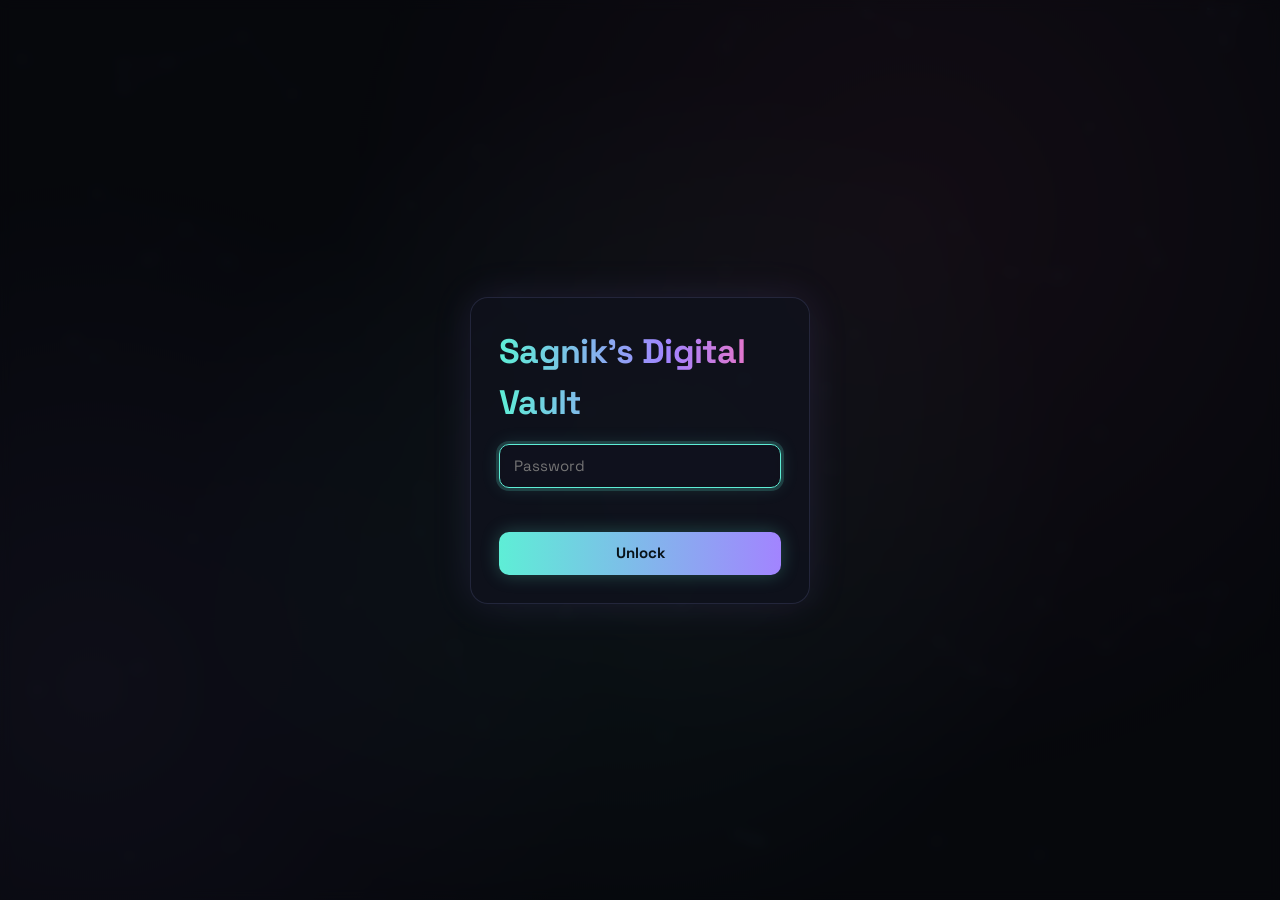
<file: sg/index.html>
<!DOCTYPE html>
<html lang="en"><head>
<meta charset="utf-8">
<meta name="viewport" content="width=device-width,initial-scale=1">
<meta name="robots" content="noindex,nofollow">
<link rel="icon" type="image/png" href="/favicon.png?V=2">
<title>Sagnik's Digital Vault</title>
<link href="https://fonts.googleapis.com/css2?family=Space+Grotesk:wght@400;500;700&family=JetBrains+Mono:wght@400;500&display=swap" rel="stylesheet">
<style>
:root{--bg:#07080d;--s1:rgba(17,19,31,.72);--s2:rgba(255,255,255,.045);--line:rgba(160,170,255,.14);--tx:#eceef7;--mu:#9aa0bd;--ac:#5eeed6;--ac2:#a284ff;--pk:#ff6fb5;--ok:#7dffb8}
*{box-sizing:border-box}
body{margin:0;background:var(--bg);color:var(--tx);font:15px/1.5 'Space Grotesk',sans-serif;min-height:100vh}
#bg{position:fixed;inset:0;width:100%;height:100%;z-index:0}
main,#tags{position:relative;z-index:1}
.mono,.v{font-family:'JetBrains Mono',monospace}
button{font:inherit;cursor:pointer;color:inherit}
input{font:inherit;color:var(--tx);background:var(--s1);border:1px solid var(--line);border-radius:10px;padding:10px 14px;outline:none;backdrop-filter:blur(8px)}
input:focus,button:focus-visible{border-color:var(--ac);box-shadow:0 0 0 3px rgba(94,238,214,.18),0 0 18px rgba(94,238,214,.15)}
#lock{position:fixed;inset:0;display:grid;place-items:center;background:rgba(7,8,13,.5);backdrop-filter:blur(6px);z-index:9}
#lock form{display:flex;flex-direction:column;gap:12px;width:min(340px,86vw);padding:28px;background:var(--s1);border:1px solid var(--line);border-radius:18px;box-shadow:0 0 40px rgba(162,132,255,.12)}
#lock h1,header h1{font-size:34px;margin:0 0 4px;letter-spacing:-.02em;background:linear-gradient(90deg,var(--ac),var(--ac2) 60%,var(--pk));-webkit-background-clip:text;background-clip:text;color:transparent}
#err{color:#ff8fb0;min-height:20px;font-size:13px;margin:0}
.btn{background:linear-gradient(90deg,var(--ac),var(--ac2));color:#08131a;border:0;border-radius:10px;padding:10px 16px;font-weight:700;box-shadow:0 0 18px rgba(94,238,214,.25);transition:box-shadow .2s}
.btn:hover{box-shadow:0 0 26px rgba(162,132,255,.4)}
main{max-width:920px;margin:0 auto;padding:28px 18px 80px}
header{display:flex;gap:12px;align-items:center;justify-content:space-between;flex-wrap:wrap;margin-bottom:16px}
header h1{font-size:28px;margin:0}
#q{flex:1;min-width:180px;max-width:320px}
#tags{position:sticky;top:0;z-index:5;display:flex;gap:8px;flex-wrap:wrap;padding:12px 0;margin-bottom:12px;background:linear-gradient(rgba(7,8,13,.85) 70%,transparent)}
.tag{background:var(--s1);border:1px solid var(--line);border-radius:99px;padding:5px 14px;color:var(--mu);transition:.15s;backdrop-filter:blur(8px)}
.tag:hover{border-color:var(--ac);color:var(--tx);box-shadow:0 0 14px rgba(94,238,214,.18)}
.tag.on{background:rgba(94,238,214,.12);border-color:var(--ac);color:var(--ac);font-weight:700;box-shadow:0 0 16px rgba(94,238,214,.25)}
#grid{columns:2 340px;column-gap:16px}
.card{--mx:50%;--my:0%;position:relative;break-inside:avoid;margin-bottom:16px;background:radial-gradient(260px circle at var(--mx) var(--my),rgba(162,132,255,.14),transparent 70%),var(--s1);backdrop-filter:blur(12px);border:1px solid var(--line);border-radius:16px;padding:16px;transition:border-color .2s,box-shadow .25s,transform .25s}
.card:hover{border-color:rgba(94,238,214,.45);box-shadow:0 0 28px rgba(94,238,214,.1),0 0 60px rgba(162,132,255,.08);transform:translateY(-2px)}
.head{display:flex;justify-content:space-between;align-items:center;gap:8px}
.head h2{margin:0;font-size:19px}
.chips{display:flex;gap:6px;margin:4px 0 10px}
.chips span{font-size:12px;color:var(--ac2)}
.row{display:flex;align-items:center;gap:10px;justify-content:space-between;background:var(--s2);border:1px solid transparent;border-radius:10px;padding:8px 10px;margin-top:8px;transition:border-color .15s}
.row:hover{border-color:var(--line)}
.row .k{color:var(--mu);font-size:12px;display:block}
.row .v{font-size:13.5px;word-break:break-all}
.row a.v{color:var(--ac);text-decoration:none}
.row a.v:hover{text-decoration:underline}
.sub{border:1px solid var(--line);border-left:3px solid var(--ac2);border-radius:10px;padding:8px 10px 10px;margin-top:8px;box-shadow:-6px 0 16px -10px var(--ac2)}
.sub>.head h3{margin:0;font-size:13px;color:var(--mu);font-weight:500}
.cp{background:transparent;border:1px solid var(--line);border-radius:8px;width:30px;height:30px;flex:none;color:var(--mu);transition:.15s;font-size:14px}
.cp:hover{color:var(--ac);border-color:var(--ac);box-shadow:0 0 12px rgba(94,238,214,.3)}
.cp.done{color:var(--ok);border-color:var(--ok);box-shadow:0 0 14px rgba(125,255,184,.35)}
#toast{position:fixed;z-index:20;bottom:22px;left:50%;transform:translate(-50%,20px);background:rgba(17,19,31,.9);border:1px solid var(--ok);color:var(--ok);padding:8px 16px;border-radius:99px;opacity:0;transition:.2s;pointer-events:none;box-shadow:0 0 20px rgba(125,255,184,.25)}
#toast.show{opacity:1;transform:translate(-50%,0)}
.empty{color:var(--mu);text-align:center;padding:40px}
@media(prefers-reduced-motion:reduce){*{transition:none!important}}
</style></head><body>
<canvas id="bg"></canvas>

<div id="lock"><form id="f">
  <h1>Sagnik's Digital Vault</h1>
  <input id="pw" type="password" placeholder="Password" autocomplete="current-password" autofocus>
  <p id="err"></p>
  <button class="btn">Unlock</button>
</form></div>

<main id="app" hidden>
  <header><h1>Sagnik's Digital Vault</h1><input id="q" placeholder="Search…"></header>
  <div id="tags"></div>
  <div id="grid"></div>
</main>
<div id="toast">Copied</div>

<script>
const $=s=>document.querySelector(s), b64=s=>Uint8Array.from(atob(s),c=>c.charCodeAt(0));
let items=[], active='all', query='';

async function decrypt(pw){
  const base=/\/$|\.\w+$/.test(location.pathname)?'':location.pathname+'/';
  const r=await fetch(base+'data.enc.json',{cache:'no-store'}); const j=await r.json();
  const km=await crypto.subtle.importKey('raw',new TextEncoder().encode(pw),'PBKDF2',false,['deriveKey']);
  const key=await crypto.subtle.deriveKey({name:'PBKDF2',salt:b64(j.salt),iterations:250000,hash:'SHA-256'},km,{name:'AES-GCM',length:256},false,['decrypt']);
  const pt=await crypto.subtle.decrypt({name:'AES-GCM',iv:b64(j.iv)},key,b64(j.ct));
  return JSON.parse(new TextDecoder().decode(pt));
}
$('#f').onsubmit=async e=>{
  e.preventDefault(); $('#err').textContent='';
  try{ items=(await decrypt($('#pw').value)).items||[]; $('#lock').remove(); $('#app').hidden=false; render(); }
  catch(x){ $('#err').textContent=x instanceof SyntaxError||x.name==='TypeError'?'Could not read data.enc.json':'Wrong password'; $('#pw').select(); }
};

const isObj=v=>v&&typeof v==='object'&&!Array.isArray(v);
const isUrl=v=>/^https?:\/\//i.test(v);
// plain-text version of any value, used for copying containers
function text(v,ind=''){
  if(isObj(v)) return Object.entries(v).map(([k,x])=>(isObj(x)||Array.isArray(x))?`${ind}${k}:\n${text(x,ind+'  ')}`:`${ind}${k}: ${x}`).join('\n');
  if(Array.isArray(v)) return v.map(x=>(isObj(x)||Array.isArray(x))?text(x,ind):ind+x).join('\n');
  return ind+v;
}
function el(t,c,h){const e=document.createElement(t); if(c)e.className=c; if(h!=null)e.innerHTML=h; return e}
const esc=s=>String(s).replace(/[&<>"]/g,c=>({'&':'&amp;','<':'&lt;','>':'&gt;','"':'&quot;'}[c]));
function copyBtn(get){
  const b=el('button','cp','⧉'); b.title='Copy';
  b.onclick=async()=>{ await navigator.clipboard.writeText(get()); b.classList.add('done'); b.textContent='✓';
    const t=$('#toast'); t.classList.add('show'); setTimeout(()=>{b.classList.remove('done');b.textContent='⧉';t.classList.remove('show')},1100); };
  return b;
}
// one renderer for every shape: string -> row, object/array -> nested container
function node(key,val){
  if(isObj(val)||Array.isArray(val)){
    const d=el('div','sub'), h=el('div','head'); h.append(el('h3',0,esc(key)),copyBtn(()=>`${key}:\n${text(val,'  ')}`)); d.append(h);
    if(Array.isArray(val)) val.forEach((x,i)=>d.append(node(Array.isArray(x)||isObj(x)?`#${i+1}`:key,x)));
    else for(const[k,x] of Object.entries(val)) d.append(node(k,x));
    return d;
  }
  const r=el('div','row'), l=el('div');
  l.append(el('span','k',esc(key)), isUrl(val)?Object.assign(el('a','v',esc(val)),{href:val,target:'_blank',rel:'noopener'}):el('span','v',esc(val)));
  r.append(l,copyBtn(()=>String(val))); return r;
}
function render(){
  const all=[...new Set(items.flatMap(i=>i.tags||[]))].sort();
  const tg=$('#tags'); tg.innerHTML='';
  ['all',...all].forEach(t=>{const b=el('button','tag'+(t===active?' on':''),esc(t)); b.onclick=()=>{active=t;render()}; tg.append(b)});
  const g=$('#grid'); g.innerHTML='';
  const list=items.filter(i=>(active==='all'||(i.tags||[]).includes(active))&&(JSON.stringify(i).toLowerCase().includes(query)));
  if(!list.length) g.append(el('div','empty','Nothing matches. Clear the search or pick another tag.'));
  list.forEach(i=>{
    const c=el('div','card'), h=el('div','head');
    h.append(el('h2',0,esc(i.title)),copyBtn(()=>`${i.title}\n${text(i.data)}`)); c.append(h);
    if(i.tags?.length) c.append(el('div','chips',i.tags.map(t=>`<span>#${esc(t)}</span>`).join('')));
    for(const[k,v] of Object.entries(i.data||{})) c.append(node(k,v));
    g.append(c);
  });
}
$('#q').oninput=e=>{query=e.target.value.toLowerCase();render()};
</script><script>
// abstract background: drifting neon orbs + a particle web that reacts to the pointer
(()=>{
const cv=document.getElementById('bg'),cx=cv.getContext('2d'),still=matchMedia('(prefers-reduced-motion:reduce)').matches;
let W,H,m={x:-999,y:-999};
const cols=['94,238,214','162,132,255','255,111,181'];
const orbs=cols.map((c,i)=>({c,x:Math.random(),y:Math.random(),r:.35+i*.05,a:Math.random()*6.28,s:.00012+i*.00004}));
const pts=[];
function size(){W=cv.width=innerWidth;H=cv.height=innerHeight;pts.length=0;for(let i=0;i<Math.min(70,W*H/16000|0);i++)pts.push({x:Math.random()*W,y:Math.random()*H,vx:(Math.random()-.5)*.25,vy:(Math.random()-.5)*.25})}
addEventListener('resize',size);size();
addEventListener('pointermove',e=>{m.x=e.clientX;m.y=e.clientY});
addEventListener('pointerleave',()=>{m.x=m.y=-999});
function draw(t){
  cx.clearRect(0,0,W,H);
  orbs.forEach(o=>{o.a+=o.s*16;const x=(o.x+Math.cos(o.a)*.12)*W,y=(o.y+Math.sin(o.a*1.3)*.12)*H,r=o.r*Math.max(W,H);
    const g=cx.createRadialGradient(x,y,0,x,y,r);g.addColorStop(0,`rgba(${o.c},.10)`);g.addColorStop(1,`rgba(${o.c},0)`);cx.fillStyle=g;cx.fillRect(0,0,W,H)});
  pts.forEach((p,i)=>{
    if(!still){p.x+=p.vx;p.y+=p.vy;if(p.x<0||p.x>W)p.vx*=-1;if(p.y<0||p.y>H)p.vy*=-1;
      const dx=m.x-p.x,dy=m.y-p.y,d=Math.hypot(dx,dy);if(d<160){p.x-=dx/d*.6;p.y-=dy/d*.6}}
    cx.fillStyle='rgba(94,238,214,.35)';cx.beginPath();cx.arc(p.x,p.y,1.4,0,6.28);cx.fill();
    for(let j=i+1;j<pts.length;j++){const q=pts[j],d=Math.hypot(p.x-q.x,p.y-q.y);
      if(d<120){cx.strokeStyle=`rgba(162,132,255,${.16*(1-d/120)})`;cx.lineWidth=1;cx.beginPath();cx.moveTo(p.x,p.y);cx.lineTo(q.x,q.y);cx.stroke()}}
    const d=Math.hypot(m.x-p.x,m.y-p.y);if(d<170){cx.strokeStyle=`rgba(94,238,214,${.35*(1-d/170)})`;cx.beginPath();cx.moveTo(p.x,p.y);cx.lineTo(m.x,m.y);cx.stroke()}
  });
  if(!still)requestAnimationFrame(draw);
}
draw();
// soft spotlight that follows the pointer inside each card
document.addEventListener('pointermove',e=>{const c=e.target.closest?.('.card');if(c){const r=c.getBoundingClientRect();c.style.setProperty('--mx',e.clientX-r.left+'px');c.style.setProperty('--my',e.clientY-r.top+'px')}});
})();
</script>
</body></html>
</file>
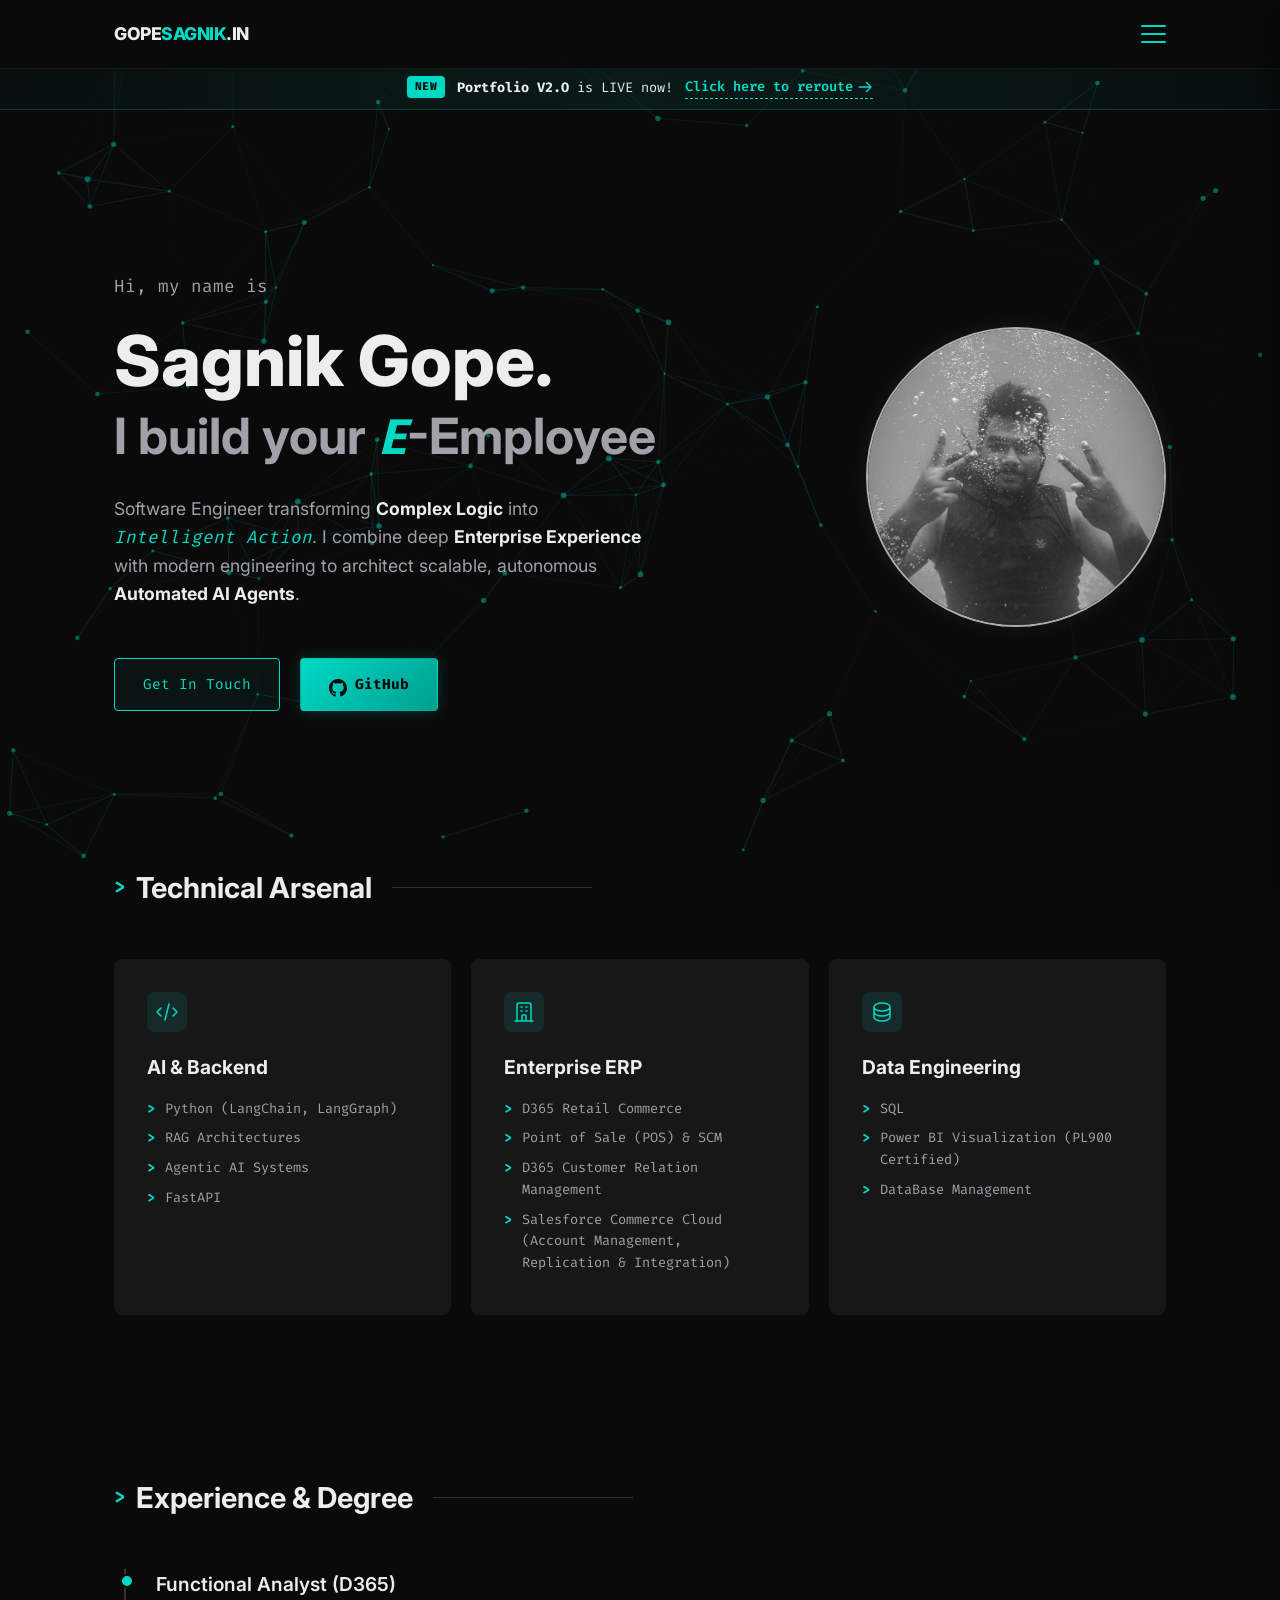
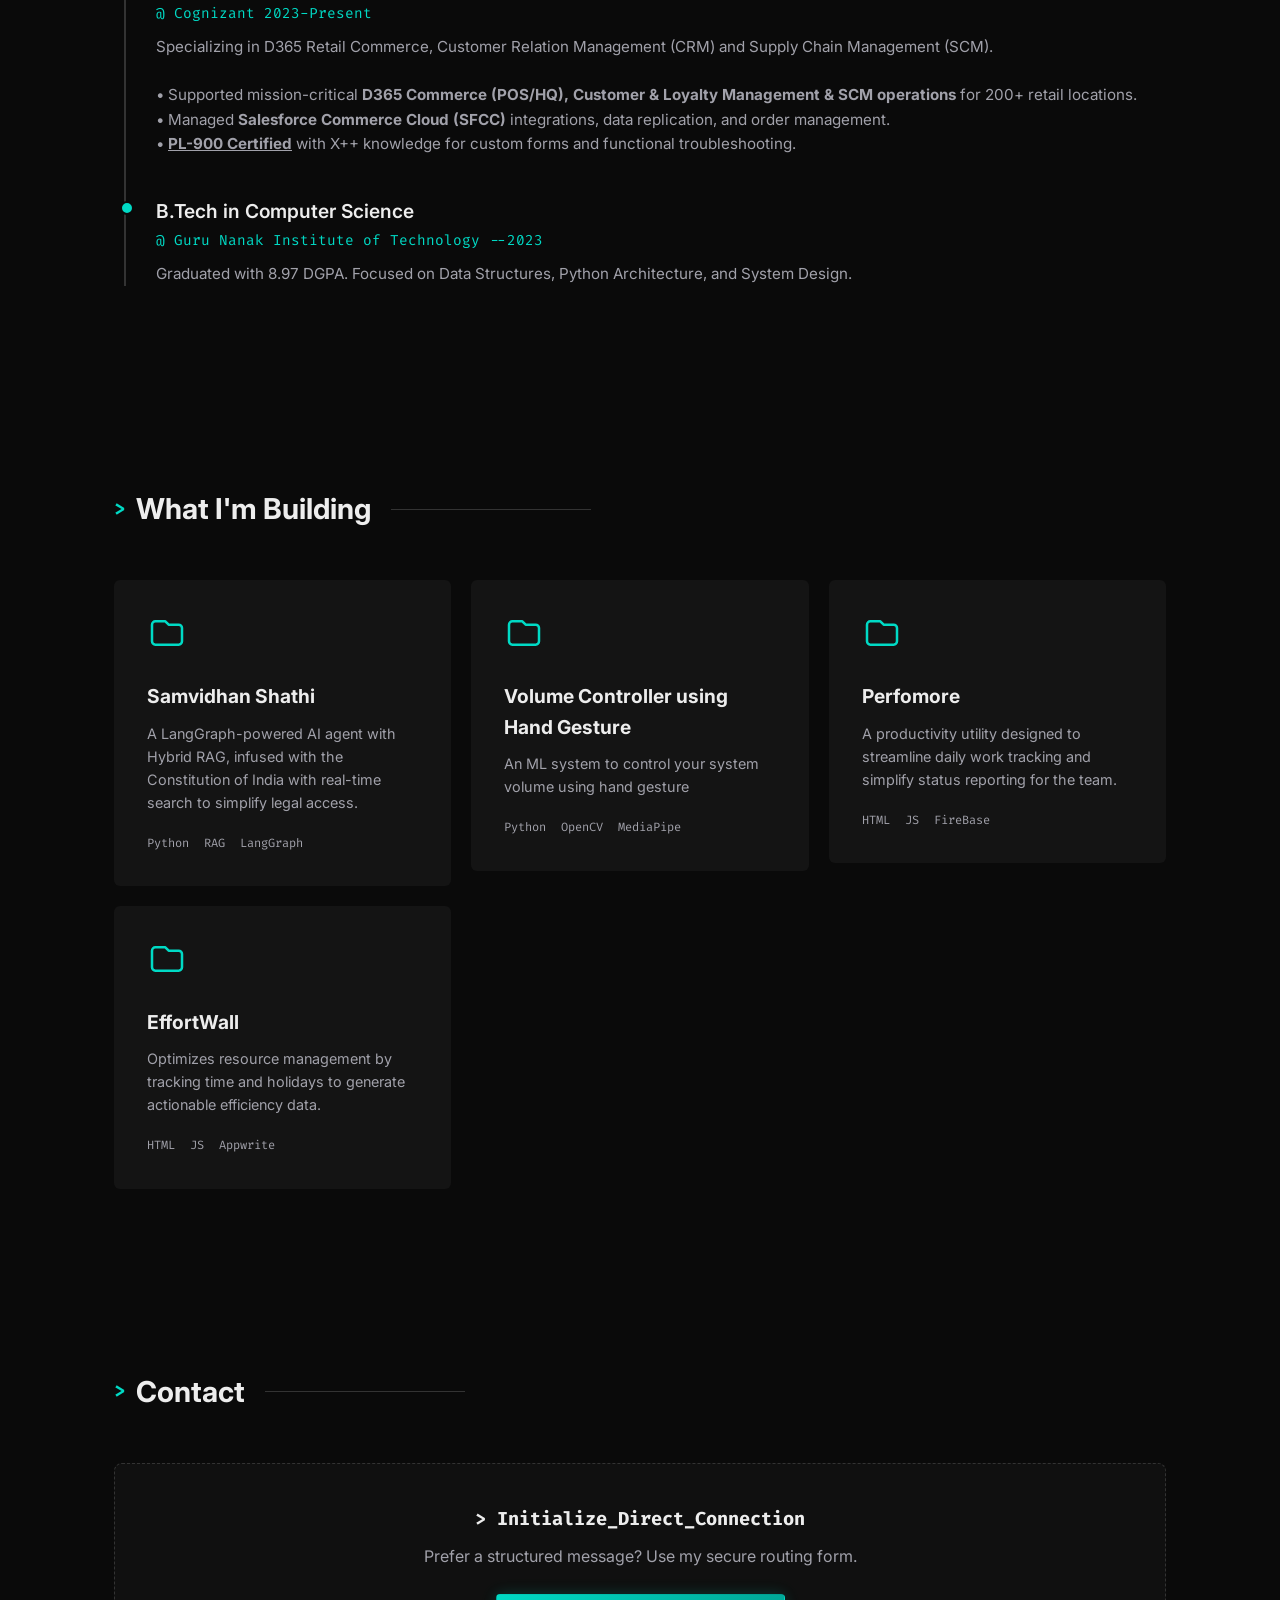
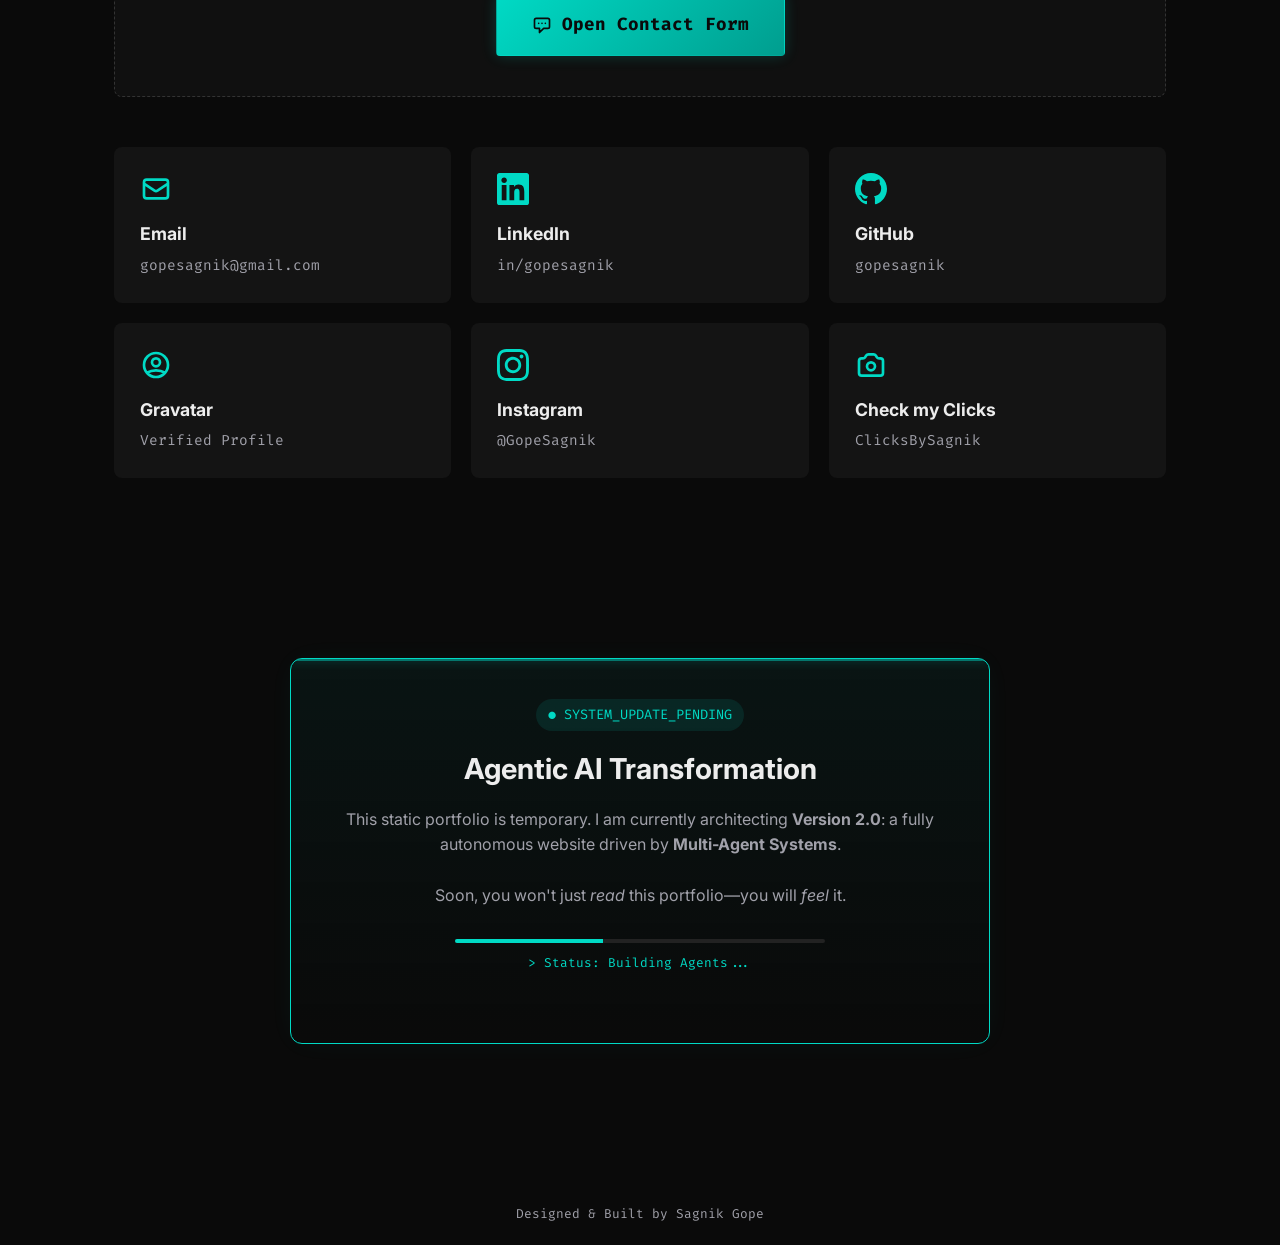
<file: V1.O/index.html>
<!DOCTYPE html>
<html lang="en">
<head>
    <meta charset="UTF-8">
    <meta name="viewport" content="width=device-width, initial-scale=1.0">
    <title>Sagnik Gope | Software Engineer</title>
    <meta name="description" content="Sagnik Gope is a Software Engineer and D365 Functional Analyst specializing in Python, AI Agents, and Enterprise ERP solutions. View my portfolio and projects.">
    <meta name="keywords" content="Sagnik Gope, Software Engineer, D365 Analyst, Python Developer, AI Agent Developer, Kolkata, Portfolio">
    <meta name="author" content="Sagnik Gope">
    
    <meta property="og:title" content="Sagnik Gope | Software Engineer">
    <meta property="og:description" content="Bridging the gap between Enterprise ERP and Agentic AI.">
    <meta property="og:image" content="https://gopesagnik.in/profile.jpg">
    <meta property="og:url" content="https://gopesagnik.in">
    <meta property="og:type" content="website">
    <link rel="preconnect" href="https://fonts.googleapis.com">
    <link rel="preconnect" href="https://fonts.gstatic.com" crossorigin>
    <link rel="icon" type="image/png" href="favicon.png">
    <link href="https://fonts.googleapis.com/css2?family=Fira+Code:wght@400;600&family=Inter:wght@300;400;600;800&display=swap" rel="stylesheet">
    <meta name="google-site-verification" content="518LMMsQHNnY9Ll6vhAo8rPP12g9tVj6I1_u0ZxnVVI" />
    <script type="application/ld+json">
    {
      "@context": "https://schema.org",
      "@type": "Person",
      "name": "Sagnik Gope",
      "url": "https://gopesagnik.in",
      "jobTitle": "Software Engineer",
      "worksFor": {
        "@type": "Organization",
        "name": "Cognizant"
      },
      "sameAs": [
        "https://www.linkedin.com/in/gopesagnik",
        "https://github.com/gopesagnik",
        "https://instagram.com/gopesagnik"
      ]
    }
    </script>
    <style>
        /* --- 1. CORE VARIABLES --- */
        :root {
            --bg-deep: #0a0a0a;
            --bg-surface: #171717;
            --bg-surface-hover: #222222; 
            --text-primary: #ededed;
            --text-secondary: #a1a1aa;
            --accent-color: #00dac5;
            --accent-dim: rgba(0, 218, 197, 0.1);
            --border-color: #333333;
            
            --font-body: 'Inter', sans-serif;
            --font-code: 'Fira Code', monospace;
        }

        /* --- 2. RESET & BASE --- */
        * { margin: 0; padding: 0; box-sizing: border-box; scroll-behavior: smooth; }
        
        body {
            background-color: var(--bg-deep);
            color: var(--text-primary);
            font-family: var(--font-body);
            line-height: 1.6;
            overflow-x: hidden;
            position: relative;
        }

        /* CANVAS BACKGROUND */
        #canvas-bg {
            position: fixed;
            top: 0;
            left: 0;
            width: 100%;
            height: 100%;
            z-index: -1; /* Behind everything */
            pointer-events: none; /* Let clicks pass through to links */
        }

        a { text-decoration: none; color: inherit; transition: 0.2s ease; }
        ul { list-style: none; }

        /* --- 3. LAYOUT UTILITIES --- */
        .container { max-width: 1100px; margin: 0 auto; padding: 0 24px; }
        
        .section-header {
            margin-bottom: 3rem;
            display: flex;
            align-items: center;
        }
        
        .section-header h2 {
            font-size: 1.8rem;
            font-weight: 700;
            color: var(--text-primary);
            display: flex;
            align-items: center;
        }

        .section-header h2::after {
            content: "";
            display: block;
            width: 200px;
            height: 1px;
            background: var(--border-color);
            margin-left: 20px;
        }

        .section-header span {
            color: var(--accent-color);
            font-family: var(--font-code);
            margin-right: 10px;
            font-size: 1.2rem;
        }

        /* --- 4. NAVIGATION (FIXED) --- */
        /* --- 4. NAVIGATION (HAMBURGER ONLY) --- */
        nav {
            position: fixed;
            top: 0;
            left: 0;
            width: 100%;
            background: rgba(10, 10, 10, 0.9);
            backdrop-filter: blur(10px);
            z-index: 1000;
            border-bottom: 1px solid rgba(255,255,255,0.05);
        }

        .nav-wrapper {
            display: flex;
            justify-content: space-between;
            align-items: center;
            padding-top: 20px;
            padding-bottom: 20px;
        }

        .logo { 
            font-weight: 800; 
            font-size: 1.1rem; 
            letter-spacing: -0.5px; 
        }
        .logo span { color: var(--accent-color); }

        /* --- HIDE TEXT LINKS (Always Hidden) --- */
        .nav-links { 
            display: none; 
        }
        
        /* --- HAMBURGER BUTTON (Always Visible) --- */
        .hamburger {
            display: flex; /* Visible on Desktop & Mobile */
            cursor: pointer;
            flex-direction: column;
            gap: 6px;
        }

        .hamburger span {
            width: 25px;
            height: 2px;
            background-color: var(--accent-color); /* Teal */
            transition: 0.3s;
            border-radius: 2px;
        }

        /* Hover Glow Effect */
        .hamburger:hover span {
            background-color: #fff;
            box-shadow: 0 0 10px var(--accent-color);
        }

        /* --- MENU OVERLAY (Works on Desktop & Mobile) --- */
        /* --- SIDE DRAWER MENU (New Style) --- */
        
        /* 1. The Backdrop (Dims the site content) */
        .menu-overlay {
            position: fixed;
            top: 0;
            left: 0;
            width: 100%;
            height: 100%;
            background: rgba(0, 0, 0, 0.6); /* Dark dimming */
            backdrop-filter: blur(4px);    /* Blurs the main site */
            z-index: 1001;                 /* Above nav, below menu */
            opacity: 0;
            visibility: hidden;
            transition: all 0.3s ease;
        }

        .menu-overlay.active {
            opacity: 1;
            visibility: visible;
        }

        /* 2. The Sidebar itself */
        .mobile-menu {
            position: fixed;
            top: 0;
            right: 0;                      /* Anchored to the right */
            width: 280px;                  /* Fixed width (Side drawer) */
            height: 100vh;
            background-color: rgba(23, 23, 23, 0.95); /* Matte dark surface */
            border-left: 1px solid var(--border-color);
            display: flex;
            flex-direction: column;
            justify-content: center;       
            padding-left: 40px;            
            gap: 35px;
            z-index: 1002;                 /* Topmost layer */
            transform: translateX(100%);   /* Hidden off-screen to the right */
            transition: transform 0.4s cubic-bezier(0.16, 1, 0.3, 1); 
            box-shadow: -10px 0 30px rgba(0,0,0,0.5); 
        }
        /* --- CLOSE BUTTON (Inside Menu) --- */
        .close-btn {
            position: absolute;
            top: 25px;
            right: 30px;
            font-size: 3rem;       /* Large and clickable */
            line-height: 1;
            color: var(--text-secondary);
            cursor: pointer;
            transition: all 0.3s ease;
            z-index: 1005;
        }

        .close-btn:hover {
            color: var(--accent-color); /* Turns Teal */
            transform: rotate(90deg);   /* Spins on hover */
        }

        .mobile-menu.active {
            transform: translateX(0);      /* Slides in */
        }

        .mobile-menu a {
            font-family: var(--font-code);
            font-size: 1.1rem;             /* Smaller, cleaner font size */
            color: var(--text-primary);
            display: flex;
            flex-direction: column;        
            text-transform: uppercase;
            letter-spacing: 1px;
        }

        /* Hover Effect */
        .mobile-menu a:hover {
            color: var(--accent-color);
            transform: translateX(10px);   /* Little nudge effect */
        }

        /* --- 5. HERO SECTION --- */
        .hero {
            min-height: 75vh;
            display: flex;
            align-items: center; 
            padding-top: 60px;
        }

        .hero-layout {
            display: flex;
            align-items: center;
            justify-content: space-between;
            width: 100%;
            gap: 40px;
        }

        .hero-text { flex: 1; }

        .hero-intro { 
            color: var(--accent-color); 
            font-family: var(--font-code); 
            margin-bottom: 20px;
            font-size: 1rem;
        }

        .hero h1 {
            font-size: clamp(40px, 8vw, 70px);
            font-weight: 800;
            line-height: 1.1;
            color: var(--text-primary);
        }

        .hero h2 {
            font-size: clamp(30px, 5vw, 50px);
            font-weight: 700;
            line-height: 1.1;
            color: var(--text-secondary);
            margin-top: 10px;
        }

        .hero p {
            max-width: 540px;
            margin-top: 30px;
            color: var(--text-secondary);
            font-size: 1.1rem;
        }

        .hero-img-container {
            position: relative;
            width: 300px;
            height: 300px;
            flex-shrink: 0;
        }

        .hero-img {
            width: 100%;
            height: 100%;
            object-fit: cover;
            border-radius: 50%;
            filter: grayscale(100%) contrast(1.1);
            border: 2px solid var(--accent-color);
            transition: all 0.4s ease;
            box-shadow: 0 0 20px rgba(0, 218, 197, 0.1);
            background: #222; /* Placeholder bg if image missing */
        }

        .hero-img-container:hover .hero-img {
            filter: grayscale(0%);
            transform: scale(1.02);
            box-shadow: 0 0 30px rgba(0, 218, 197, 0.3);
        }

        /* .btn {
            display: inline-block;
            margin-top: 50px;
            padding: 14px 28px;
            border: 1px solid var(--accent-color);
            border-radius: 4px;
            color: var(--accent-color);
            font-family: var(--font-code);
            font-size: 0.9rem;
            background: rgba(0, 218, 197, 0.05); 
        }
        .btn:hover { background: var(--accent-dim); } */

        /* --- BUTTONS & CTA --- */
        .cta-buttons {
            display: flex;
            gap: 20px;
            margin-top: 50px;
        }

        .btn {
            display: inline-flex;  /* Keeps icon and text aligned */
            align-items: center;
            padding: 14px 28px;
            border: 1px solid var(--accent-color);
            border-radius: 4px;
            color: var(--accent-color);
            font-family: var(--font-code);
            font-size: 0.9rem;
            background: rgba(0, 218, 197, 0.05); /* Slight tint background */
            transition: all 0.3s ease;
        }
        
        .btn:hover { 
            background: var(--accent-dim); 
            transform: translateY(-3px);
        }

        /* --- NEW FILLED BUTTON (Gradient) --- */
        .btn-filled {
            background: linear-gradient(135deg, var(--accent-color) 0%, #009e8f 100%); /* Teal Gradient */
            color: var(--bg-deep); /* Dark text (Black) */
            border: 1px solid transparent;
            font-weight: 700; /* Bolder text for the primary button */
            box-shadow: 0 0 15px rgba(0, 218, 197, 0.2);
        }

        .btn-filled:hover {
            background: linear-gradient(135deg, #fff 0%, var(--accent-color) 100%); /* Reverse/Brighten on hover */
            box-shadow: 0 0 25px rgba(0, 218, 197, 0.6); /* Glow effect */
            transform: translateY(-3px);
            color: #000;
        }

        /* Mobile Fix: Stack buttons on small screens */
        @media (max-width: 600px) {
            .cta-buttons {
                flex-direction: column;
                gap: 15px;
                align-items: stretch; /* Full width buttons */
            }
            .btn { justify-content: center; }
        }

        /* --- 6. EXPERIENCE --- */
        .timeline { border-left: 2px solid var(--border-color); padding-left: 30px; margin-left: 10px; }
        .timeline-item { position: relative; margin-bottom: 40px; }
        .timeline-item::before {
            content: "";
            position: absolute;
            left: -36px;
            top: 5px;
            width: 10px;
            height: 10px;
            border-radius: 50%;
            background: var(--accent-color);
            border: 2px solid var(--bg-deep);
        }
        .role { font-size: 1.2rem; font-weight: 600; color: var(--text-primary); }
        .company { color: var(--accent-color); font-family: var(--font-code); font-size: 0.9rem; margin-bottom: 10px; display: inline-block; }
        .timeline-desc { color: var(--text-secondary); font-size: 0.95rem; }

        /* --- 7. PROJECTS --- */
        .project-grid {
            display: grid;
            grid-template-columns: repeat(auto-fill, minmax(300px, 1fr));
            gap: 20px;
        }

        .project-card {
            background: rgba(23, 23, 23, 0.8); /* Slight opacity for background to show */
            padding: 2rem;
            border-radius: 6px;
            transition: transform 0.2s ease, background 0.2s ease;
            cursor: pointer;
            border: 1px solid transparent;
        }
        .project-card:hover { 
            transform: translateY(-5px); 
            background: var(--bg-surface-hover); 
            border-color: rgba(255,255,255,0.1);
        }
        .folder-icon { width: 40px; height: 40px; margin-bottom: 20px; color: var(--accent-color); }
        .project-card h3 { font-size: 1.2rem; margin-bottom: 10px; }
        .project-card p { font-size: 0.9rem; color: var(--text-secondary); margin-bottom: 20px; }
        .tech-stack { display: flex; gap: 15px; font-family: var(--font-code); font-size: 0.75rem; color: var(--text-secondary); }

        /* --- 8. CONTACT GRID --- */
        .contact-grid {
            display: grid;
            grid-template-columns: repeat(auto-fit, minmax(250px, 1fr));
            gap: 20px;
            margin-top: 20px;
        }

        .contact-card {
            background: rgba(23, 23, 23, 0.8);
            padding: 25px;
            border-radius: 8px;
            border: 1px solid transparent;
            transition: all 0.3s ease;
            display: flex;
            flex-direction: column;
            justify-content: center;
        }

        .contact-card:hover {
            background: var(--bg-surface-hover);
            transform: translateY(-5px);
            border-color: var(--accent-color);
        }

        .contact-icon {
            width: 32px;
            height: 32px;
            color: var(--accent-color);
            margin-bottom: 15px;
        }

        .contact-label {
            font-size: 1.1rem;
            font-weight: 700;
            margin-bottom: 5px;
            color: var(--text-primary);
        }

        .contact-value {
            font-size: 0.9rem;
            color: var(--text-secondary);
            font-family: var(--font-code);
            word-break: break-all;
        }

        /* --- 9. FOOTER --- */
        .footer {
            text-align: center;
            padding: 20px;
            font-family: var(--font-code);
            font-size: 0.8rem;
            color: var(--text-secondary);
            margin-top: 100px;
        }

        /* --- SKILL CARD SPECIFIC STYLES --- */
        .skill-card {
            background: var(--bg-surface);
            padding: 2rem;
            border-radius: 8px;
            transition: all 0.3s ease;
            border: 1px solid transparent;
            position: relative;
            overflow: hidden;
        }

        /* Interactive Hover Effect */
        .skill-card:hover {
            transform: translateY(-5px);
            background: var(--bg-surface-hover);
            border-color: var(--accent-color); /* Glows teal on hover */
            box-shadow: 0 10px 30px -10px rgba(0, 218, 197, 0.15);
        }

        .skill-icon {
            width: 40px;
            height: 40px;
            color: var(--accent-color);
            margin-bottom: 20px;
            padding: 8px;
            background: rgba(0, 218, 197, 0.1);
            border-radius: 8px;
        }

        .skill-card h3 {
            font-size: 1.2rem;
            margin-bottom: 15px;
            color: var(--text-primary);
        }

        .skill-card ul {
            list-style: none;
        }

        .skill-card li {
            font-family: var(--font-code);
            font-size: 0.85rem;
            color: var(--text-secondary);
            margin-bottom: 8px;
            display: flex;
            align-items: flex-start;
        }

        .bullet {
            color: var(--accent-color);
            margin-right: 10px;
            font-weight: bold;
        }
        /* Hero Text Highlights */
        .hero p b {
            color: var(--text-primary); /* Bright White for key skills */
            font-weight: 700;
        }

        .hero p i {
            color: var(--accent-color); /* Teal for the "Action" words */
            font-style: italic;
            font-family: var(--font-code);
        }

        /* --- ANIMATIONS --- */
        .hidden { opacity: 0; transform: translateY(30px); transition: all 0.8s cubic-bezier(0.645, 0.045, 0.355, 1); }
        .show { opacity: 1; transform: translateY(0); }

        /* Mobile Adjustments */
        @media (max-width: 900px) {
            .hero-layout { flex-direction: column-reverse; align-items: flex-start; gap: 30px; }
            .hero-img-container { width: 150px; height: 150px; margin-bottom: 20px; }
            .nav-links { display: none; } 
            .section-header h2::after { display: none; }
            .nav-links { display: none; } /* Hide desktop links */
            .hamburger { display: flex; } /* Show hamburger */
        }

        /* --- AI NOTIFICATION CARD --- */
        .ai-notice {
            background: linear-gradient(180deg, rgba(0, 218, 197, 0.05) 0%, rgba(10, 10, 10, 1) 100%);
            border: 1px solid var(--accent-color);
            padding: 40px;
            border-radius: 12px;
            text-align: center;
            max-width: 700px;
            margin: 0 auto;
            position: relative;
            overflow: hidden;
            box-shadow: 0 0 30px -10px rgba(0, 218, 197, 0.1);
        }

        /* The moving "Scanner" line */
        .scan-line {
            position: absolute;
            top: 0;
            left: 0;
            width: 100%;
            height: 2px;
            background: var(--accent-color);
            opacity: 0.5;
            box-shadow: 0 0 10px var(--accent-color);
            animation: scan 3s linear infinite;
        }

        @keyframes scan {
            0% { top: 0; opacity: 0; }
            50% { opacity: 1; }
            100% { top: 100%; opacity: 0; }
        }

        .ai-header {
            font-family: var(--font-code);
            color: var(--accent-color);
            font-size: 0.85rem;
            margin-bottom: 15px;
            display: inline-block;
            background: rgba(0, 218, 197, 0.1);
            padding: 5px 12px;
            border-radius: 20px;
        }

        .ai-notice h2 {
            font-size: 1.8rem;
            margin-bottom: 15px;
            color: var(--text-primary);
        }

        .ai-notice p {
            color: var(--text-secondary);
            font-size: 1rem;
            line-height: 1.6;
            margin-bottom: 30px;
        }

        /* Fake Progress Bar */
        .progress-container {
            width: 60%;
            height: 4px;
            background: var(--bg-surface-hover);
            margin: 0 auto;
            border-radius: 2px;
            overflow: hidden;
        }

        /* --- ANNOUNCEMENT BANNER --- */
        /* --- ANNOUNCEMENT BANNER (Fixed Gap) --- */
        .announcement-banner {
            margin-top: 65px; /* Pulls it right up under the navbar */
            background: linear-gradient(90deg, rgba(0, 218, 197, 0.03) 0%, rgba(0, 218, 197, 0.08) 50%, rgba(0, 218, 197, 0.03) 100%);
            border-bottom: 1px solid rgba(0, 218, 197, 0.2);
            border-top: 1px solid rgba(0, 218, 197, 0.1);
            padding: 10px 20px;
            text-align: center;
            font-family: var(--font-code);
            font-size: 0.85rem;
            position: relative;
            z-index: 99;
        }

        .banner-content {
            display: flex;
            justify-content: center;
            align-items: center;
            gap: 12px;
            flex-wrap: wrap;
        }

        .banner-badge {
            background: var(--accent-color);
            color: var(--bg-deep);
            padding: 2px 8px;
            border-radius: 4px;
            font-weight: 700;
            font-size: 0.7rem;
            letter-spacing: 0.5px;
            box-shadow: 0 0 10px var(--accent-dim);
        }

        .announcement-banner p {
            color: var(--text-primary);
            display: inline;
        }

        .banner-link {
            color: var(--accent-color);
            text-decoration: none;
            font-weight: 600;
            display: inline-flex;
            align-items: center;
            gap: 4px;
            transition: all 0.3s ease;
            border-bottom: 1px dashed var(--accent-color);
        }

        .banner-link:hover {
            color: #fff;
            border-bottom-color: #fff;
            transform: translateX(2px);
        }

        @media (max-width: 768px) {
            .announcement-banner { font-size: 0.75rem; padding: 10px 15px; }
            .banner-content { gap: 8px; }
        }

        .progress-bar {
            height: 100%;
            width: 40%; /* Initial width */
            background: var(--accent-color);
            animation: loading 2s ease-in-out infinite alternate;
        }

        @keyframes loading {
            0% { width: 30%; opacity: 0.5; }
            100% { width: 70%; opacity: 1; }
        }
        
        /* Blinking Dot Animation */
        .blink { animation: blink 1s infinite; }
    </style>
</head>
<body>

    <canvas id="canvas-bg"></canvas>
    <nav>
        <div class="container nav-wrapper">
            <a href="https://gopesagnik.in"><div class="logo">GOPE<span>SAGNIK</span>.IN</div></a>
            
            <div class="nav-links">
                <a href="#about"><span>01.</span>About</a>
                <a href="#skills"><span>02.</span>Skills</a>
                <a href="#experience"><span>03.</span>Experience & Degree</a>
                <a href="#projects"><span>04.</span>Work</a>
                <a href="#contact"><span>05.</span>Contact</a>
            </div>

            <div class="hamburger" onclick="toggleMenu()">
                <span></span>
                <span></span>
                <span></span>
            </div>
        </div>
    </nav>
    <!-- ANNOUNCEMENT BANNER (V2.0 LIVE) -->
    <div class="announcement-banner">
        <div class="banner-content">
            <span class="banner-badge">NEW</span>
            <p><b>Portfolio V2.O</b> is LIVE now!</p>
            <a href="https://gopesagnik.in" target=blank class="banner-link">
                Click here to reroute 
                <svg width="16" height="16" fill="none" stroke="currentColor" viewBox="0 0 24 24"><path stroke-linecap="round" stroke-linejoin="round" stroke-width="2" d="M14 5l7 7m0 0l-7 7m7-7H3"></path></svg>
            </a>
        </div>
    </div>
    <div class="menu-overlay" id="menuOverlay" onclick="toggleMenu()"></div>

    <div class="mobile-menu" id="mobileMenu">

        <div class="close-btn" onclick="toggleMenu()">&times;</div>

        <a href="#about" onclick="toggleMenu()">> About</a>
        <a href="#skills" onclick="toggleMenu()">> Skills</a>
        <a href="#experience" onclick="toggleMenu()">> Experience & Degree</a>
        <a href="#projects" onclick="toggleMenu()">> Work</a>
        <a href="#contact" onclick="toggleMenu()">? Contact</a>
    </div>

    <div class="container">
        <!-- <nav>
            <div class="logo">GOPE<span>SAGNIK</span>.IN</div>
            <div class="nav-links">
                <a href="#about"><span>01.</span>About</a>
                <a href="#experience"><span>02.</span>Experience</a>
                <a href="#projects"><span>03.</span>Work</a>
                <a href="#contact"><span>04.</span>Contact</a>
            </div>
        </nav> -->

        <section class="hero" id="about">
            <div class="hero-layout hidden">
                <div class="hero-text">
                    <p class="hero-intro">Hi, my name is</p>
                    <h1>Sagnik Gope.</h1>
                    <h2>I build your <span style="color: var(--accent-color); font-style: italic; font-family: var(--font-code);">E</span>-Employee</h2>
                    <p>
                        Software Engineer transforming <b>Complex Logic</b> into <i>Intelligent Action</i>. 
                        I combine deep <b>Enterprise Experience</b> with modern engineering to architect scalable, autonomous <b>Automated AI Agents</b>.
                    </p>
                    <div class="cta-buttons">
                        <a href="#contact" class="btn">Get In Touch</a>
                        
                        <a href="https://github.com/gopesagnik" target="_blank" class="btn btn-filled">
                            <svg style="width:18px; height:18px; margin-right:8px; transform:translateY(3px);" fill="currentColor" viewBox="0 0 24 24"><path d="M12 0c-6.626 0-12 5.373-12 12 0 5.302 3.438 9.8 8.207 11.387.599.111.793-.261.793-.577v-2.234c-3.338.726-4.033-1.416-4.033-1.416-.546-1.387-1.333-1.756-1.333-1.756-1.089-.745.083-.729.083-.729 1.205.084 1.839 1.237 1.839 1.237 1.07 1.834 2.807 1.304 3.492.997.107-.775.418-1.305.762-1.604-2.665-.305-5.467-1.334-5.467-5.931 0-1.311.469-2.381 1.236-3.221-.124-.303-.535-1.524.117-3.176 0 0 1.008-.322 3.301 1.23.957-.266 1.983-.399 3.003-.404 1.02.005 2.047.138 3.006.404 2.291-1.552 3.297-1.23 3.297-1.23.653 1.653.242 2.874.118 3.176.77.84 1.235 1.911 1.235 3.221 0 4.609-2.807 5.624-5.479 5.921.43.372.823 1.102.823 2.222v3.293c0 .319.192.694.801.576 4.765-1.589 8.199-6.086 8.199-11.386 0-6.627-5.373-12-12-12z"/></svg>
                            GitHub
                        </a>
                    </div>
                </div>
                <div class="hero-img-container">
                    <img src="profile_cmp.jpg" alt="Sagnik Gope" class="hero-img">
                </div>
            </div>
        </section>
        <section id="skills" style="padding: 80px 0;">
            <div class="section-header hidden">
                <h2><span>></span>Technical Arsenal</h2>
            </div>

            <div class="project-grid hidden">
                
                <div class="skill-card">
                    <div class="skill-icon">
                        <svg fill="none" stroke="currentColor" viewBox="0 0 24 24"><path stroke-linecap="round" stroke-linejoin="round" stroke-width="1.5" d="M10 20l4-16m4 4l4 4-4 4M6 16l-4-4 4-4"></path></svg>
                    </div>
                    <h3>AI & Backend</h3>
                    <ul>
                        <li><span class="bullet">></span> Python (LangChain, LangGraph)</li>
                        <li><span class="bullet">></span> RAG Architectures</li>
                        <li><span class="bullet">></span> Agentic AI Systems</li>
                        <li><span class="bullet">></span> FastAPI</li>
                    </ul>
                </div>

                <div class="skill-card">
                    <div class="skill-icon">
                        <svg fill="none" stroke="currentColor" viewBox="0 0 24 24"><path stroke-linecap="round" stroke-linejoin="round" stroke-width="1.5" d="M19 21V5a2 2 0 00-2-2H7a2 2 0 00-2 2v16m14 0h2m-2 0h-5m-9 0H3m2 0h5M9 7h1m-1 4h1m4-4h1m-1 4h1m-5 10v-5a1 1 0 011-1h2a1 1 0 011 1v5m-4 0h4"></path></svg>
                    </div>
                    <h3>Enterprise ERP</h3>
                    <ul>
                        <li><span class="bullet">></span> D365 Retail Commerce</li>
                        <li><span class="bullet">></span> Point of Sale (POS) & SCM</li>
                        <li><span class="bullet">></span> D365 Customer Relation Management</li>
                        <li><span class="bullet">></span> Salesforce Commerce Cloud (Account Management, Replication & Integration)</li>

                    </ul>
                </div>

                <div class="skill-card">
                    <div class="skill-icon">
                        <svg fill="none" stroke="currentColor" viewBox="0 0 24 24"><path stroke-linecap="round" stroke-linejoin="round" stroke-width="1.5" d="M4 7v10c0 2.21 3.582 4 8 4s8-1.79 8-4V7M4 7c0 2.21 3.582 4 8 4s8-1.79 8-4M4 7c0-2.21 3.582-4 8-4s8 1.79 8 4m0 5c0 2.21-3.582 4-8 4s-8-1.79-8-4"></path></svg>
                    </div>
                    <h3>Data Engineering</h3>
                    <ul>
                        <li><span class="bullet">></span> SQL</li>
                        <li><span class="bullet">></span> Power BI Visualization (PL900 Certified)</li>
                        <li><span class="bullet">></span> DataBase Management</li>
                        <!-- <li><span class="bullet">></span> ETL Processes</li> -->
                    </ul>
                </div>

                </div>
        </section>
        <section id="experience" style="padding: 80px 0;">
            <div class="section-header hidden">
                <h2><span>></span>Experience & Degree</h2>
            </div>
            <div class="timeline hidden">
                <div class="timeline-item">
                    <div class="role">Functional Analyst (D365)</div>
                    <div class="company">@ Cognizant                2023-Present</div>
                    <p class="timeline-desc">
                        Specializing in D365 Retail Commerce, Customer Relation Management (CRM) and Supply Chain Management (SCM). 
                        <br><br>
                        • Supported mission-critical <b>D365 Commerce (POS/HQ), Customer & Loyalty Management & SCM operations</b>  for 200+ retail locations.
                        <br>• Managed <b>Salesforce Commerce Cloud (SFCC)</b> integrations, data replication, and order management.
                        <br>• <b><a href="https://learn.microsoft.com/api/credentials/share/en-us/GopeSagnik/40338C0ADB359EA0?sharingId=915685CE1CFCF48B" target="_blank" style="text-decoration: underline;">PL-900 Certified</a></b> with X++ knowledge for custom forms and functional troubleshooting.
                    </p>
                </div>
                <div class="timeline-item">
                    <div class="role">B.Tech in Computer Science</div>
                    <div class="company">@ Guru Nanak Institute of Technology      --2023</div>
                    <p class="timeline-desc">
                        Graduated with 8.97 DGPA. Focused on Data Structures, Python Architecture, and System Design.
                    </p>
                </div>
            </div>
        </section>

        <section id="projects" style="padding: 80px 0;">
            <div class="section-header hidden">
                <h2><span>></span>What I'm Building</h2>
            </div>
            <div class="project-grid hidden">
                <a href="https://github.com/GopeSagnik/Samvidhan_Shathi?tab=readme-ov-file#-samvidhan-sathi-ai-legal-aid-companion" target="_blank"><div class="project-card">
                    <svg class="folder-icon" fill="none" stroke="currentColor" viewBox="0 0 24 24"><path stroke-linecap="round" stroke-linejoin="round" stroke-width="1.5" d="M3 7v10a2 2 0 002 2h14a2 2 0 002-2V9a2 2 0 00-2-2h-6l-2-2H5a2 2 0 00-2 2z"></path></svg>
                    <h3>Samvidhan Shathi</h3>
                    <p>A LangGraph-powered AI agent with Hybrid RAG, infused with the Constitution of India with real-time search to simplify legal access.</p>
                    <div class="tech-stack">
                        <span>Python</span>
                        <span>RAG</span>
                        <span>LangGraph</span>
                    </div>
                </div></a>
                <a href="https://github.com/GopeSagnik/Volume-Control" target="_blank"><div class="project-card">
                    <svg class="folder-icon" fill="none" stroke="currentColor" viewBox="0 0 24 24"><path stroke-linecap="round" stroke-linejoin="round" stroke-width="1.5" d="M3 7v10a2 2 0 002 2h14a2 2 0 002-2V9a2 2 0 00-2-2h-6l-2-2H5a2 2 0 00-2 2z"></path></svg>
                    <h3>Volume Controller using Hand Gesture</h3>
                    <p>An ML system to control your system volume using hand gesture</p>
                    <div class="tech-stack">
                        <span>Python</span>
                        <span>OpenCV</span>
                        <span>MediaPipe</span>
                    </div>
                </div></a>

                <a href="https://perfomore-c0bbb.web.app/" target="_blank"><div class="project-card">
                    <svg class="folder-icon" fill="none" stroke="currentColor" viewBox="0 0 24 24"><path stroke-linecap="round" stroke-linejoin="round" stroke-width="1.5" d="M3 7v10a2 2 0 002 2h14a2 2 0 002-2V9a2 2 0 00-2-2h-6l-2-2H5a2 2 0 00-2 2z"></path></svg>
                    <h3>Perfomore</h3>
                    <p>A productivity utility designed to streamline daily work tracking and simplify status reporting for the team.</p>
                    <div class="tech-stack">
                        <span>HTML</span>
                        <span>JS</span>
                        <span>FireBase</span>
                    </div>
                </div></a>

                <a href="https://gopesagnik.github.io/effortwall/" target="_blank"><div class="project-card">
                    <svg class="folder-icon" fill="none" stroke="currentColor" viewBox="0 0 24 24"><path stroke-linecap="round" stroke-linejoin="round" stroke-width="1.5" d="M3 7v10a2 2 0 002 2h14a2 2 0 002-2V9a2 2 0 00-2-2h-6l-2-2H5a2 2 0 00-2 2z"></path></svg>
                    <h3>EffortWall</h3>
                    <p>Optimizes resource management by tracking time and holidays to generate actionable efficiency data.</p>
                    <div class="tech-stack">
                        <span>HTML</span>
                        <span>JS</span>
                        <span>Appwrite</span>
                    </div>
                </div></a>
            </div>
        </section>

        <!-- <section id="contact" style="padding: 100px 0;">
            <div class="section-header hidden">
                <h2><span>></span>Contact</h2>
            </div>
            
            <div class="contact-grid hidden">
                <a href="mailto:gopesagnik@gmail.com" class="contact-card">
                    <svg class="contact-icon" fill="none" stroke="currentColor" viewBox="0 0 24 24">
                        <path stroke-linecap="round" stroke-linejoin="round" stroke-width="2" d="M3 8l7.89 5.26a2 2 0 002.22 0L21 8M5 19h14a2 2 0 002-2V7a2 2 0 00-2-2H5a2 2 0 00-2 2v10a2 2 0 002 2z"></path>
                    </svg>
                    <div class="contact-label">Email</div>
                    <div class="contact-value">gopesagnik@gmail.com</div>
                </a>

                <a href="https://www.linkedin.com/in/gopesagnik" target="_blank" class="contact-card">
                    <svg class="contact-icon" fill="currentColor" viewBox="0 0 24 24">
                        <path d="M20.447 20.452h-3.554v-5.569c0-1.328-.027-3.037-1.852-3.037-1.853 0-2.136 1.445-2.136 2.939v5.667H9.351V9h3.414v1.561h.046c.477-.9 1.637-1.85 3.37-1.85 3.601 0 4.267 2.37 4.267 5.455v6.286zM5.337 7.433c-1.144 0-2.063-.926-2.063-2.065 0-1.138.92-2.063 2.063-2.063 1.14 0 2.064.925 2.064 2.063 0 1.139-.925 2.065-2.064 2.065zm1.782 13.019H3.555V9h3.564v11.452zM22.225 0H1.771C.792 0 0 .774 0 1.729v20.542C0 23.227.792 24 1.771 24h20.451C23.2 24 24 23.227 24 22.271V1.729C24 .774 23.2 0 22.222 0h.003z"/>
                    </svg>
                    <div class="contact-label">LinkedIn</div>
                    <div class="contact-value">in/gopesagnik</div>
                </a>

                <a href="https://github.com/gopesagnik" target="_blank" class="contact-card">
                    <svg class="contact-icon" fill="currentColor" viewBox="0 0 24 24">
                        <path d="M12 0C5.37 0 0 5.37 0 12c0 5.3 3.438 9.8 8.205 11.385.6.113.82-.258.82-.577 0-.285-.01-1.04-.015-2.04-3.338.724-4.042-1.61-4.042-1.61-.546-1.387-1.333-1.756-1.333-1.756-1.09-.745.083-.73.083-.73 1.205.085 1.838 1.236 1.838 1.236 1.07 1.835 2.809 1.305 3.495.998.108-.776.42-1.305.763-1.605-2.665-.3-5.466-1.332-5.466-5.93 0-1.31.465-2.38 1.235-3.22-.135-.303-.54-1.523.105-3.176 0 0 1.005-.322 3.3 1.23.96-.267 1.98-.399 3-.405 1.02.006 2.04.138 3 .405 2.28-1.552 3.285-1.23 3.285-1.23.645 1.653.24 2.873.12 3.176.765.84 1.23 1.91 1.23 3.22 0 4.61-2.805 5.625-5.475 5.92.42.36.81 1.096.81 2.22 0 1.606-.015 2.896-.015 3.286 0 .315.21.69.825.57C20.565 21.795 24 17.295 24 12c0-6.63-5.37-12-12-12"/>
                    </svg>
                    <div class="contact-label">GitHub</div>
                    <div class="contact-value">gopesagnik</div>
                </a>

                <a href="https://wa.me/918777573810" target="_blank" class="contact-card">
                    <svg class="contact-icon" fill="currentColor" viewBox="0 0 24 24">
                        <path d="M17.472 14.382c-.297-.149-1.758-.867-2.03-.967-.273-.099-.471-.148-.67.15-.197.297-.767.966-.94 1.164-.173.199-.347.223-.644.075-.297-.15-1.255-.463-2.39-1.475-.883-.788-1.48-1.761-1.653-2.059-.173-.297-.018-.458.13-.606.134-.133.298-.347.446-.52.149-.174.198-.298.298-.497.099-.198.05-.371-.025-.52-.075-.149-.669-1.612-.916-2.207-.242-.579-.487-.5-.669-.51-.173-.008-.371-.01-.57-.01-.198 0-.52.074-.792.372-.272.297-1.04 1.016-1.04 2.479 0 1.462 1.065 2.875 1.213 3.074.149.198 2.096 3.2 5.077 4.487.709.306 1.262.489 1.694.625.712.227 1.36.195 1.871.118.571-.085 1.758-.719 2.006-1.413.248-.694.248-1.289.173-1.413-.074-.124-.272-.198-.57-.347m-5.421 7.403h-.004a9.87 9.87 0 01-5.031-1.378l-.361-.214-3.741.982.998-3.648-.235-.374a9.86 9.86 0 01-1.51-5.26c.001-5.45 4.436-9.884 9.888-9.884 2.64 0 5.122 1.03 6.988 2.898a9.825 9.825 0 012.893 6.994c-.003 5.45-4.437 9.884-9.885 9.884m8.413-18.297A11.815 11.815 0 0012.05 0C5.495 0 .16 5.335.157 11.892c0 2.096.547 4.142 1.588 5.945L.057 24l6.305-1.654a11.882 11.882 0 005.683 1.448h.005c6.554 0 11.89-5.335 11.893-11.893a11.821 11.821 0 00-3.48-8.413Z"/>
                    </svg>
                    <div class="contact-label">WhatsApp</div>
                    <div class="contact-value">+91 8777573810</div>
                </a>

                <a href="https://www.instagram.com/gopesagnik/" target="_blank" class="contact-card">
                    <svg class="contact-icon" fill="currentColor" viewBox="0 0 24 24">
                        <path d="M12 2.163c3.204 0 3.584.012 4.85.07 3.252.148 4.771 1.691 4.919 4.919.058 1.265.069 1.645.069 4.849 0 3.205-.012 3.584-.069 4.849-.149 3.225-1.664 4.771-4.919 4.919-1.266.058-1.644.07-4.85.07-3.204 0-3.584-.012-4.849-.07-3.26-.149-4.771-1.699-4.919-4.92-.058-1.265-.07-1.644-.07-4.849 0-3.204.013-3.583.07-4.849.149-3.227 1.664-4.771 4.919-4.919 1.266-.057 1.645-.069 4.849-.069zm0-2.163c-3.259 0-3.667.014-4.947.072-4.358.2-6.78 2.618-6.98 6.98-.059 1.281-.073 1.689-.073 4.948 0 3.259.014 3.668.072 4.948.2 4.358 2.618 6.78 6.98 6.98 1.281.058 1.689.072 4.948.072 3.259 0 3.668-.014 4.948-.072 4.354-.2 6.782-2.618 6.979-6.98.059-1.28.073-1.689.073-4.948 0-3.259-.014-3.667-.072-4.947-.196-4.354-2.617-6.78-6.979-6.98-1.281-.059-1.69-.073-4.949-.073zm0 5.838c-3.403 0-6.162 2.759-6.162 6.162s2.759 6.163 6.162 6.163 6.162-2.759 6.162-6.163c0-3.403-2.759-6.162-6.162-6.162zm0 10.162c-2.209 0-4-1.79-4-4 0-2.209 1.791-4 4-4s4 1.791 4 4c0 2.21-1.791 4-4 4zm6.406-11.845c-.796 0-1.441.645-1.441 1.44s.645 1.44 1.441 1.44c.795 0 1.439-.645 1.439-1.44s-.644-1.44-1.439-1.44z"/>
                    </svg>
                    <div class="contact-label">Instagram</div>
                    <div class="contact-value">@GopeSagnik</div>
                </a>

                <a href="https://gopesagnik.github.io/clicksbysagnik/" target="_blank" class="contact-card">
                    <svg class="contact-icon" fill="none" stroke="currentColor" viewBox="0 0 24 24">
                        <path stroke-linecap="round" stroke-linejoin="round" stroke-width="2" d="M3 9a2 2 0 012-2h.93a2 2 0 001.664-.89l.812-1.22A2 2 0 0110.07 4h3.86a2 2 0 011.664.89l.812 1.22A2 2 0 0018.07 7H19a2 2 0 012 2v9a2 2 0 01-2 2H5a2 2 0 01-2-2V9z"></path>
                        <path stroke-linecap="round" stroke-linejoin="round" stroke-width="2" d="M15 13a3 3 0 11-6 0 3 3 0 016 0z"></path>
                    </svg>
                    <div class="contact-label">Check my Clicks</div>
                    <div class="contact-value">ClicksBySagnik</div>
                </a>

            </div>
        </section> -->

        <section id="contact" style="padding: 100px 0;">
            <div class="section-header hidden">
                <h2><span>></span>Contact</h2>
            </div>

            <div class="hidden" style="text-align: center; margin-bottom: 50px; background: rgba(23, 23, 23, 0.5); padding: 40px; border-radius: 8px; border: 1px dashed var(--border-color);">
                <h3 style="margin-bottom: 10px; color: var(--text-primary); font-family: var(--font-code);">> Initialize_Direct_Connection</h3>
                <p style="color: var(--text-secondary); margin-bottom: 25px;">Prefer a structured message? Use my secure routing form.</p>
                <a href="/contact" class="btn btn-filled" style="font-size: 1.1rem; padding: 16px 35px;">
                    <svg style="width:20px; height:20px; margin-right:10px;" fill="none" stroke="currentColor" viewBox="0 0 24 24"><path stroke-linecap="round" stroke-linejoin="round" stroke-width="2" d="M8 10h.01M12 10h.01M16 10h.01M9 16H5a2 2 0 01-2-2V6a2 2 0 012-2h14a2 2 0 012 2v8a2 2 0 01-2 2h-5l-5 5v-5z"></path></svg>
                    Open Contact Form
                </a>
            </div>
            
            <div class="contact-grid hidden">
                <a href="mailto:gopesagnik@gmail.com" class="contact-card">
                    <svg class="contact-icon" fill="none" stroke="currentColor" viewBox="0 0 24 24">
                        <path stroke-linecap="round" stroke-linejoin="round" stroke-width="2" d="M3 8l7.89 5.26a2 2 0 002.22 0L21 8M5 19h14a2 2 0 002-2V7a2 2 0 00-2-2H5a2 2 0 00-2 2v10a2 2 0 002 2z"></path>
                    </svg>
                    <div class="contact-label">Email</div>
                    <div class="contact-value">gopesagnik@gmail.com</div>
                </a>

                <a href="https://www.linkedin.com/in/gopesagnik" target="_blank" class="contact-card">
                    <svg class="contact-icon" fill="currentColor" viewBox="0 0 24 24">
                        <path d="M20.447 20.452h-3.554v-5.569c0-1.328-.027-3.037-1.852-3.037-1.853 0-2.136 1.445-2.136 2.939v5.667H9.351V9h3.414v1.561h.046c.477-.9 1.637-1.85 3.37-1.85 3.601 0 4.267 2.37 4.267 5.455v6.286zM5.337 7.433c-1.144 0-2.063-.926-2.063-2.065 0-1.138.92-2.063 2.063-2.063 1.14 0 2.064.925 2.064 2.063 0 1.139-.925 2.065-2.064 2.065zm1.782 13.019H3.555V9h3.564v11.452zM22.225 0H1.771C.792 0 0 .774 0 1.729v20.542C0 23.227.792 24 1.771 24h20.451C23.2 24 24 23.227 24 22.271V1.729C24 .774 23.2 0 22.222 0h.003z"/>
                    </svg>
                    <div class="contact-label">LinkedIn</div>
                    <div class="contact-value">in/gopesagnik</div>
                </a>

                <a href="https://github.com/gopesagnik" target="_blank" class="contact-card">
                    <svg class="contact-icon" fill="currentColor" viewBox="0 0 24 24">
                        <path d="M12 0C5.37 0 0 5.37 0 12c0 5.3 3.438 9.8 8.205 11.385.6.113.82-.258.82-.577 0-.285-.01-1.04-.015-2.04-3.338.724-4.042-1.61-4.042-1.61-.546-1.387-1.333-1.756-1.333-1.756-1.09-.745.083-.73.083-.73 1.205.085 1.838 1.236 1.838 1.236 1.07 1.835 2.809 1.305 3.495.998.108-.776.42-1.305.763-1.605-2.665-.3-5.466-1.332-5.466-5.93 0-1.31.465-2.38 1.235-3.22-.135-.303-.54-1.523.105-3.176 0 0 1.005-.322 3.3 1.23.96-.267 1.98-.399 3-.405 1.02.006 2.04.138 3 .405 2.28-1.552 3.285-1.23 3.285-1.23.645 1.653.24 2.873.12 3.176.765.84 1.23 1.91 1.23 3.22 0 4.61-2.805 5.625-5.475 5.92.42.36.81 1.096.81 2.22 0 1.606-.015 2.896-.015 3.286 0 .315.21.69.825.57C20.565 21.795 24 17.295 24 12c0-6.63-5.37-12-12-12"/>
                    </svg>
                    <div class="contact-label">GitHub</div>
                    <div class="contact-value">gopesagnik</div>
                </a>

                <a href="https://gravatar.com/gopesagnik" target="_blank" class="contact-card">
                    <svg class="contact-icon" fill="none" stroke="currentColor" viewBox="0 0 24 24">
                        <path stroke-linecap="round" stroke-linejoin="round" stroke-width="2" d="M5.121 17.804A13.937 13.937 0 0112 16c2.5 0 4.847.655 6.879 1.804M15 10a3 3 0 11-6 0 3 3 0 016 0zm6 2a9 9 0 11-18 0 9 9 0 0118 0z"></path>
                    </svg>
                    <div class="contact-label">Gravatar</div>
                    <div class="contact-value">Verified Profile</div>
                </a>

                <!-- <a href="https://wa.me/918777573810" target="_blank" class="contact-card">
                    <svg class="contact-icon" fill="currentColor" viewBox="0 0 24 24">
                        <path d="M17.472 14.382c-.297-.149-1.758-.867-2.03-.967-.273-.099-.471-.148-.67.15-.197.297-.767.966-.94 1.164-.173.199-.347.223-.644.075-.297-.15-1.255-.463-2.39-1.475-.883-.788-1.48-1.761-1.653-2.059-.173-.297-.018-.458.13-.606.134-.133.298-.347.446-.52.149-.174.198-.298.298-.497.099-.198.05-.371-.025-.52-.075-.149-.669-1.612-.916-2.207-.242-.579-.487-.5-.669-.51-.173-.008-.371-.01-.57-.01-.198 0-.52.074-.792.372-.272.297-1.04 1.016-1.04 2.479 0 1.462 1.065 2.875 1.213 3.074.149.198 2.096 3.2 5.077 4.487.709.306 1.262.489 1.694.625.712.227 1.36.195 1.871.118.571-.085 1.758-.719 2.006-1.413.248-.694.248-1.289.173-1.413-.074-.124-.272-.198-.57-.347m-5.421 7.403h-.004a9.87 9.87 0 01-5.031-1.378l-.361-.214-3.741.982.998-3.648-.235-.374a9.86 9.86 0 01-1.51-5.26c.001-5.45 4.436-9.884 9.888-9.884 2.64 0 5.122 1.03 6.988 2.898a9.825 9.825 0 012.893 6.994c-.003 5.45-4.437 9.884-9.885 9.884m8.413-18.297A11.815 11.815 0 0012.05 0C5.495 0 .16 5.335.157 11.892c0 2.096.547 4.142 1.588 5.945L.057 24l6.305-1.654a11.882 11.882 0 005.683 1.448h.005c6.554 0 11.89-5.335 11.893-11.893a11.821 11.821 0 00-3.48-8.413Z"/>
                    </svg>
                    <div class="contact-label">WhatsApp</div>
                    <div class="contact-value">+91 8777573810</div>
                </a> -->

                <a href="https://www.instagram.com/gopesagnik/" target="_blank" class="contact-card">
                    <svg class="contact-icon" fill="currentColor" viewBox="0 0 24 24">
                        <path d="M12 2.163c3.204 0 3.584.012 4.85.07 3.252.148 4.771 1.691 4.919 4.919.058 1.265.069 1.645.069 4.849 0 3.205-.012 3.584-.069 4.849-.149 3.225-1.664 4.771-4.919 4.919-1.266.058-1.644.07-4.85.07-3.204 0-3.584-.012-4.849-.07-3.26-.149-4.771-1.699-4.919-4.92-.058-1.265-.07-1.644-.07-4.849 0-3.204.013-3.583.07-4.849.149-3.227 1.664-4.771 4.919-4.919 1.266-.057 1.645-.069 4.849-.069zm0-2.163c-3.259 0-3.667.014-4.947.072-4.358.2-6.78 2.618-6.98 6.98-.059 1.281-.073 1.689-.073 4.948 0 3.259.014 3.668.072 4.948.2 4.358 2.618 6.78 6.98 6.98 1.281.058 1.689.072 4.948.072 3.259 0 3.668-.014 4.948-.072 4.354-.2 6.782-2.618 6.979-6.98.059-1.28.073-1.689.073-4.948 0-3.259-.014-3.667-.072-4.947-.196-4.354-2.617-6.78-6.979-6.98-1.281-.059-1.69-.073-4.949-.073zm0 5.838c-3.403 0-6.162 2.759-6.162 6.162s2.759 6.163 6.162 6.163 6.162-2.759 6.162-6.163c0-3.403-2.759-6.162-6.162-6.162zm0 10.162c-2.209 0-4-1.79-4-4 0-2.209 1.791-4 4-4s4 1.791 4 4c0 2.21-1.791 4-4 4zm6.406-11.845c-.796 0-1.441.645-1.441 1.44s.645 1.44 1.441 1.44c.795 0 1.439-.645 1.439-1.44s-.644-1.44-1.439-1.44z"/>
                    </svg>
                    <div class="contact-label">Instagram</div>
                    <div class="contact-value">@GopeSagnik</div>
                </a>

                <a href="https://gopesagnik.github.io/clicksbysagnik/" target="_blank" class="contact-card">
                    <svg class="contact-icon" fill="none" stroke="currentColor" viewBox="0 0 24 24">
                        <path stroke-linecap="round" stroke-linejoin="round" stroke-width="2" d="M3 9a2 2 0 012-2h.93a2 2 0 001.664-.89l.812-1.22A2 2 0 0110.07 4h3.86a2 2 0 011.664.89l.812 1.22A2 2 0 0018.07 7H19a2 2 0 012 2v9a2 2 0 01-2 2H5a2 2 0 01-2-2V9z"></path>
                        <path stroke-linecap="round" stroke-linejoin="round" stroke-width="2" d="M15 13a3 3 0 11-6 0 3 3 0 016 0z"></path>
                    </svg>
                    <div class="contact-label">Check my Clicks</div>
                    <div class="contact-value">ClicksBySagnik</div>
                </a>
            </div>
        </section>

        <section style="padding: 80px 0 40px;">
            <div class="ai-notice hidden">
                <div class="scan-line"></div> <div class="ai-header">
                    <span class="blink">●</span> SYSTEM_UPDATE_PENDING
                </div>
                
                <h2>Agentic AI Transformation</h2>
                
                <p>
                    This static portfolio is temporary. I am currently architecting <b>Version 2.0</b>: 
                    a fully autonomous website driven by <b>Multi-Agent Systems</b>. 
                    <br><br>
                    Soon, you won't just <i>read</i> this portfolio—you will <i>feel</i> it.
                </p>

                <div class="progress-container">
                    <div class="progress-bar"></div>
                </div>
                
                <p style="font-family: var(--font-code); font-size: 0.8rem; color: var(--accent-color); margin-top: 10px;">
                    > Status: Building Agents...
                </p>
            </div>
        </section>
        </section>

        <footer class="footer">
            <p>Designed & Built by Sagnik Gope</p>
        </footer>
    </div>

    <script>
        // 1. SCROLL REVEAL
        const observerOptions = {
            root: null,
            rootMargin: '0px',
            threshold: 0.1
        };

        const observer = new IntersectionObserver((entries, observer) => {
            entries.forEach(entry => {
                if (entry.isIntersecting) {
                    entry.target.classList.add('show');
                    observer.unobserve(entry.target); 
                }
            });
        }, observerOptions);

        const hiddenElements = document.querySelectorAll('.hidden');
        hiddenElements.forEach((el) => observer.observe(el));


        // 2. CANVAS INTERACTIVE BACKGROUND (NEURAL NETWORK EFFECT)
        const canvas = document.getElementById('canvas-bg');
        const ctx = canvas.getContext('2d');
        canvas.width = window.innerWidth;
        canvas.height = window.innerHeight;

        let particlesArray;

        // Get mouse position
        let mouse = {
            x: null,
            y: null,
            radius: (canvas.height/80) * (canvas.width/80)
        }

        window.addEventListener('mousemove',
            function(event) {
                mouse.x = event.x;
                mouse.y = event.y;
            }
        );

        // Resize Canvas automatically
        window.addEventListener('resize', function(){
            canvas.width = window.innerWidth;
            canvas.height = window.innerHeight;
            mouse.radius = (canvas.height/80) * (canvas.width/80);
            init();
        });

        // Create Particle Class
        class Particle {
            constructor(x, y, directionX, directionY, size, color) {
                this.x = x;
                this.y = y;
                this.directionX = directionX;
                this.directionY = directionY;
                this.size = size;
                this.color = color;
            }

            draw() {
                ctx.beginPath();
                ctx.arc(this.x, this.y, this.size, 0, Math.PI * 2, false);
                // Particle color (faint teal)
                ctx.fillStyle = 'rgba(0, 218, 197, 0.4)';
                ctx.fill();
            }

            update() {
                // Keep particles inside canvas
                if (this.x > canvas.width || this.x < 0) {
                    this.directionX = -this.directionX;
                }
                if (this.y > canvas.height || this.y < 0) {
                    this.directionY = -this.directionY;
                }

                // Interaction with Mouse
                let dx = mouse.x - this.x;
                let dy = mouse.y - this.y;
                let distance = Math.sqrt(dx*dx + dy*dy);
                
                // If mouse is close, push particle slightly
                if (distance < mouse.radius + this.size){
                     if (mouse.x < this.x && this.x < canvas.width - this.size * 10) {
                         this.x += 1;
                     }
                     if (mouse.x > this.x && this.x > this.size * 10) {
                         this.x -= 1;
                     }
                     if (mouse.y < this.y && this.y < canvas.height - this.size * 10) {
                         this.y += 1;
                     }
                     if (mouse.y > this.y && this.y > this.size * 10) {
                         this.y -= 1;
                     }
                }
                // Move particle
                this.x += this.directionX;
                this.y += this.directionY;

                this.draw();
            }
        }

        function init() {
            particlesArray = [];
            // Calculate number of particles based on screen area (prevent overcrowding)
            let numberOfParticles = (canvas.height * canvas.width) / 10000;
            for (let i = 0; i < numberOfParticles; i++) {
                let size = (Math.random() * 2) + 1; // Random size 1-3px
                let x = (Math.random() * ((innerWidth - size * 2) - (size * 2)) + size * 2);
                let y = (Math.random() * ((innerHeight - size * 2) - (size * 2)) + size * 2);
                let directionX = (Math.random() * 0.4) - 0.2; // Slow speed
                let directionY = (Math.random() * 0.4) - 0.2;
                let color = 'rgba(0, 218, 197, 0.1)';

                particlesArray.push(new Particle(x, y, directionX, directionY, size, color));
            }
        }

        // Draw lines between particles if close
        function connect(){
            let opacityValue = 1;
            for (let a = 0; a < particlesArray.length; a++){
                for (let b = a; b < particlesArray.length; b++){
                    let distance = ((particlesArray[a].x - particlesArray[b].x) * (particlesArray[a].x - particlesArray[b].x))
                    + ((particlesArray[a].y - particlesArray[b].y) * (particlesArray[a].y - particlesArray[b].y));
                    
                    // Connection distance threshold
                    if (distance < (canvas.width/7) * (canvas.height/7)) {
                        opacityValue = 1 - (distance/20000);
                        ctx.strokeStyle = 'rgba(0, 218, 197,' + (opacityValue * 0.15) + ')'; // Very faint lines
                        ctx.lineWidth = 1;
                        ctx.beginPath();
                        ctx.moveTo(particlesArray[a].x, particlesArray[a].y);
                        ctx.lineTo(particlesArray[b].x, particlesArray[b].y);
                        ctx.stroke();
                    }
                }
            }
        }

        function animate() {
            requestAnimationFrame(animate);
            ctx.clearRect(0,0,innerWidth, innerHeight);

            for (let i = 0; i < particlesArray.length; i++) {
                particlesArray[i].update();
            }
            connect();
        }

        // Start
        init();
        animate();
        // 3. TOGGLE HAMBURGER MENU
        function toggleMenu() {
            const menu = document.getElementById('mobileMenu');
            const overlay = document.getElementById('menuOverlay');
            const hamburger = document.querySelector('.hamburger');
            
            // Toggle all active states
            menu.classList.toggle('active');
            overlay.classList.toggle('active');
            hamburger.classList.toggle('active');
        }
    </script>
</body>
</html>
</file>
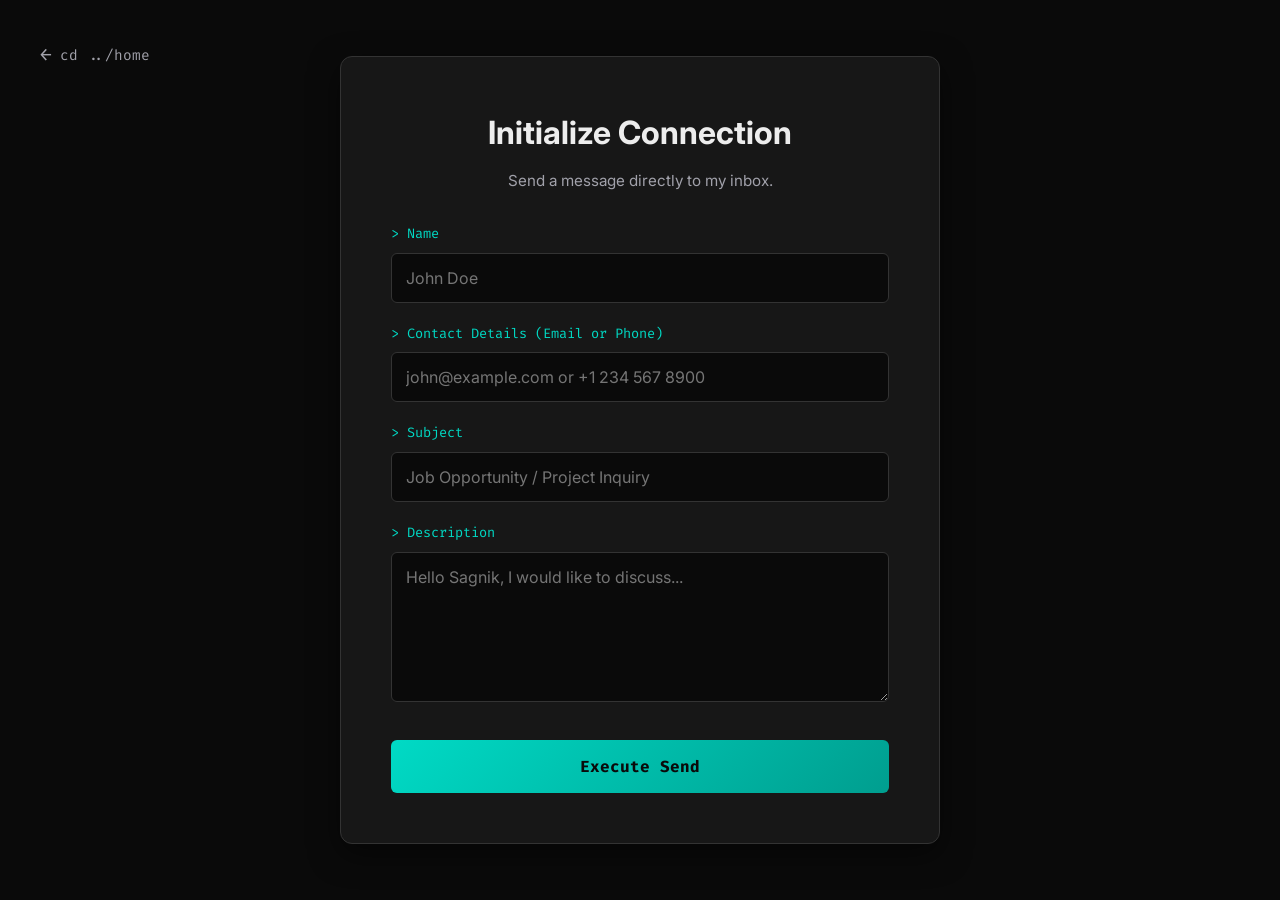
<file: V1.O/contact/index.html>
<!DOCTYPE html>
<html lang="en">
<head>
    <meta charset="UTF-8">
    <meta name="viewport" content="width=device-width, initial-scale=1.0">
    <title>Contact | Sagnik Gope</title>
    <link href="https://fonts.googleapis.com/css2?family=Fira+Code:wght@400;600&family=Inter:wght@300;400;600;800&display=swap" rel="stylesheet">
    <link rel="icon" type="image/png" href="favicon.png">

    <style>
        /* CORE VARIABLES */
        :root {
            --bg-deep: #0a0a0a;
            --bg-surface: #171717;
            --bg-surface-hover: #222222; 
            --text-primary: #ededed;
            --text-secondary: #a1a1aa;
            --accent-color: #00dac5;
            --accent-dim: rgba(0, 218, 197, 0.1);
            --border-color: #333333;
            --font-body: 'Inter', sans-serif;
            --font-code: 'Fira Code', monospace;
        }

        * { margin: 0; padding: 0; box-sizing: border-box; }
        
        body {
            background-color: var(--bg-deep);
            color: var(--text-primary);
            font-family: var(--font-body);
            line-height: 1.6;
            display: flex;
            justify-content: center;
            align-items: center;
            min-height: 100vh;
            padding: 20px;
        }

        /* BACK BUTTON */
        .back-link {
            position: absolute;
            top: 40px;
            left: 40px;
            color: var(--text-secondary);
            font-family: var(--font-code);
            font-size: 0.9rem;
            text-decoration: none;
            display: flex;
            align-items: center;
            transition: color 0.3s ease;
        }

        .back-link:hover { color: var(--accent-color); }
        .back-link span { margin-right: 8px; font-size: 1.2rem; }

        /* FORM CONTAINER */
        .contact-container {
            background: var(--bg-surface);
            padding: 50px;
            border-radius: 12px;
            border: 1px solid var(--border-color);
            width: 100%;
            max-width: 600px;
            box-shadow: 0 10px 30px rgba(0,0,0,0.5);
        }

        .contact-header { margin-bottom: 30px; text-align: center; }
        .contact-header h1 { font-size: 2rem; margin-bottom: 10px; }
        .contact-header p { color: var(--text-secondary); font-size: 0.95rem; }

        /* FORM ELEMENTS */
        .form-group { margin-bottom: 20px; }
        
        label {
            display: block;
            margin-bottom: 8px;
            font-family: var(--font-code);
            font-size: 0.85rem;
            color: var(--accent-color);
        }

        input, textarea {
            width: 100%;
            padding: 14px;
            background: var(--bg-deep);
            border: 1px solid var(--border-color);
            border-radius: 6px;
            color: var(--text-primary);
            font-family: var(--font-body);
            font-size: 1rem;
            transition: all 0.3s ease;
        }

        input:focus, textarea:focus {
            outline: none;
            border-color: var(--accent-color);
            box-shadow: 0 0 10px var(--accent-dim);
        }

        textarea { resize: vertical; min-height: 150px; }

        .submit-btn {
            width: 100%;
            padding: 16px;
            background: linear-gradient(135deg, var(--accent-color) 0%, #009e8f 100%);
            color: var(--bg-deep);
            border: none;
            border-radius: 6px;
            font-family: var(--font-code);
            font-weight: 700;
            font-size: 1rem;
            cursor: pointer;
            transition: all 0.3s ease;
            margin-top: 10px;
        }

        .submit-btn:hover {
            transform: translateY(-2px);
            box-shadow: 0 5px 20px rgba(0, 218, 197, 0.4);
            color: #000;
        }

        @media (max-width: 600px) {
            .contact-container { padding: 30px 20px; }
            .back-link { top: 20px; left: 20px; }
        }

        /* --- SUCCESS POPUP STYLES --- */
        .popup-overlay {
            position: fixed;
            top: 0;
            left: 0;
            width: 100%;
            height: 100%;
            background: rgba(0, 0, 0, 0.8);
            backdrop-filter: blur(5px);
            display: flex;
            justify-content: center;
            align-items: center;
            z-index: 2000;
            opacity: 0;
            visibility: hidden;
            transition: all 0.3s ease;
        }

        .popup-overlay.active {
            opacity: 1;
            visibility: visible;
        }

        .popup-box {
            background: var(--bg-surface);
            padding: 40px;
            border-radius: 12px;
            border: 1px solid var(--accent-color);
            text-align: center;
            transform: translateY(30px);
            transition: all 0.4s cubic-bezier(0.16, 1, 0.3, 1);
            box-shadow: 0 10px 40px rgba(0, 218, 197, 0.2);
            max-width: 400px;
            width: 90%;
        }

        .popup-overlay.active .popup-box {
            transform: translateY(0);
        }

        .popup-icon {
            width: 60px;
            height: 60px;
            color: var(--accent-color);
            margin-bottom: 20px;
        }

        .popup-box h2 {
            font-size: 1.5rem;
            margin-bottom: 10px;
            color: var(--text-primary);
        }

        .popup-box p {
            color: var(--text-secondary);
            font-size: 0.95rem;
            font-family: var(--font-code);
        }
    </style>
</head>
<body>

    <a href="../" class="back-link"><span>←</span> cd ../home</a>

    <div class="contact-container">
        <div class="contact-header">
            <h1>Initialize Connection</h1>
            <p>Send a message directly to my inbox.</p>
        </div>

        <form id="contactForm">
            
            <input type="hidden" name="access_key" value="b58b0476-32bd-433e-9858-4bb3e8a6c0d3">
            
            <input type="checkbox" name="botcheck" class="hidden" style="display: none;">

            <div class="form-group">
                <label for="name">> Name</label>
                <input type="text" id="name" name="Name" required placeholder="John Doe">
            </div>

            <div class="form-group">
                <label for="contact">> Contact Details (Email or Phone)</label>
                <input type="text" id="contact" name="Contact Details" required placeholder="john@example.com or +1 234 567 8900">
            </div>

            <div class="form-group">
                <label for="subject">> Subject</label>
                <input type="text" id="subject" name="Subject" required placeholder="Job Opportunity / Project Inquiry">
            </div>

            <div class="form-group">
                <label for="message">> Description</label>
                <textarea id="message" name="Message" required placeholder="Hello Sagnik, I would like to discuss..."></textarea>
            </div>

            <button type="submit" class="submit-btn" id="submitBtn">Execute Send</button>
        </form>
    </div>

    <div class="popup-overlay" id="successPopup">
        <div class="popup-box">
            <svg class="popup-icon" fill="none" stroke="currentColor" viewBox="0 0 24 24">
                <path stroke-linecap="round" stroke-linejoin="round" stroke-width="2" d="M9 12l2 2 4-4m6 2a9 9 0 11-18 0 9 9 0 0118 0z"></path>
            </svg>
            <h2>Transmission Successful</h2>
            <p>> Redirecting to home node...</p>
        </div>
    </div>

    <script>
        const form = document.getElementById('contactForm');
        const submitBtn = document.getElementById('submitBtn');
        const popup = document.getElementById('successPopup');

        form.addEventListener('submit', function(e) {
            // Stop the default HTML redirect
            e.preventDefault(); 
            
            // Change button state to show loading
            const originalBtnText = submitBtn.innerText;
            submitBtn.innerText = "Processing...";
            submitBtn.style.opacity = "0.7";
            submitBtn.style.pointerEvents = "none";

            // Gather form data
            const formData = new FormData(form);

            // Send the data via Web3Forms API
            fetch('https://api.web3forms.com/submit', {
                method: 'POST',
                body: formData
            })
            .then(async (response) => {
                let json = await response.json();
                if (response.status == 200) {
                    // Show popup
                    popup.classList.add('active');
                    form.reset();
                    
                    // Wait 2.5 seconds, then redirect to home
                    setTimeout(() => {
                        window.location.href = '../'; 
                    }, 2500);
                } else {
                    console.log(response);
                    alert("System Error: " + json.message);
                    submitBtn.innerText = originalBtnText;
                    submitBtn.style.opacity = "1";
                    submitBtn.style.pointerEvents = "auto";
                }
            })
            .catch((error) => {
                console.log(error);
                alert("Critical failure. Please check your connection.");
                submitBtn.innerText = originalBtnText;
                submitBtn.style.opacity = "1";
                submitBtn.style.pointerEvents = "auto";
            });
        });
    </script>

</body>
</html>
</file>
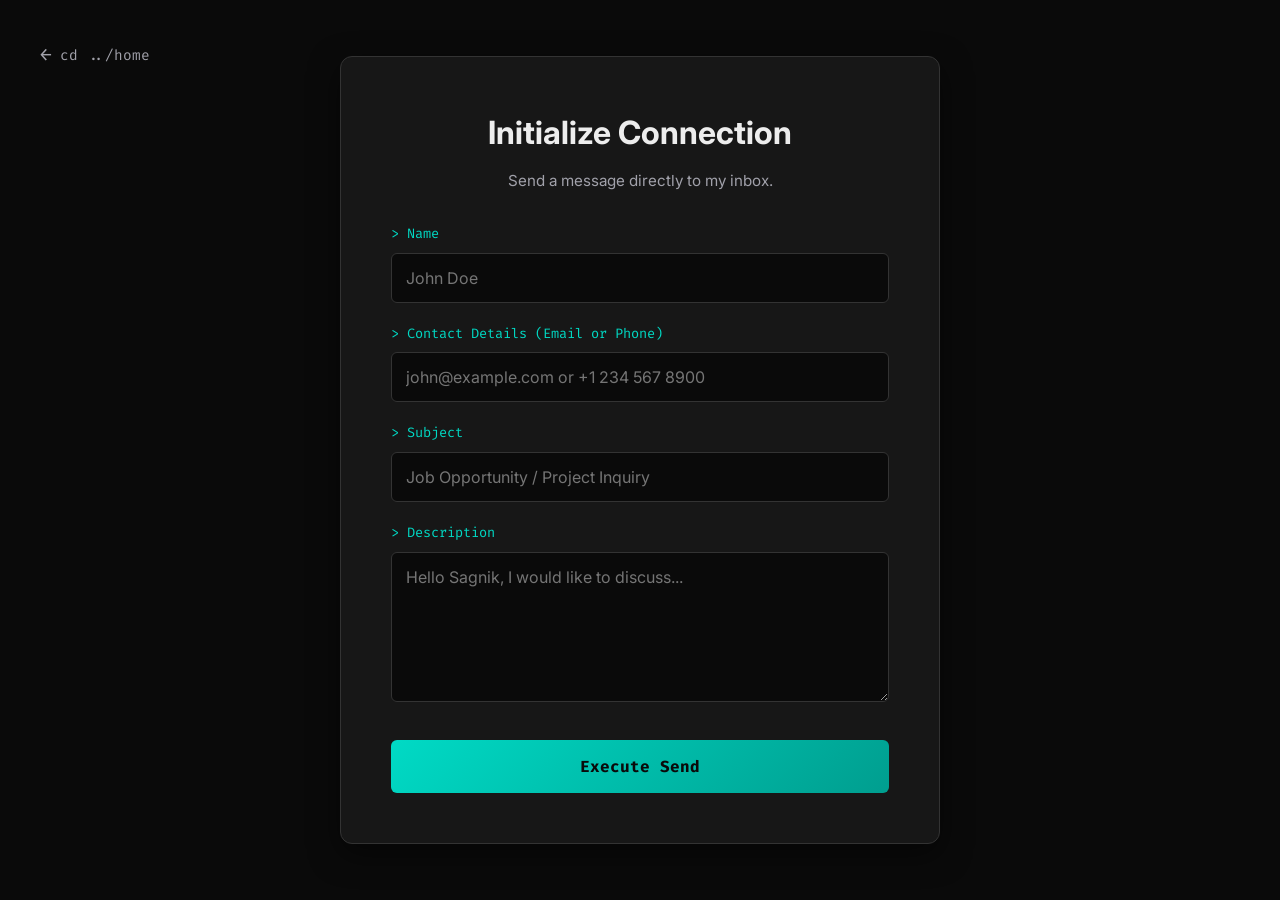
<file: contact/index12.html>
<!DOCTYPE html>
<html lang="en">
<head>
    <meta charset="UTF-8">
    <meta name="viewport" content="width=device-width, initial-scale=1.0">
    <title>Contact | Sagnik Gope</title>
    <link href="https://fonts.googleapis.com/css2?family=Fira+Code:wght@400;600&family=Inter:wght@300;400;600;800&display=swap" rel="stylesheet">
    <link rel="icon" type="image/png" href="favicon.png">

    <style>
        /* CORE VARIABLES (Matched to your theme) */
        :root {
            --bg-deep: #0a0a0a;
            --bg-surface: #171717;
            --bg-surface-hover: #222222; 
            --text-primary: #ededed;
            --text-secondary: #a1a1aa;
            --accent-color: #00dac5;
            --accent-dim: rgba(0, 218, 197, 0.1);
            --border-color: #333333;
            --font-body: 'Inter', sans-serif;
            --font-code: 'Fira Code', monospace;
        }

        * { margin: 0; padding: 0; box-sizing: border-box; }
        
        body {
            background-color: var(--bg-deep);
            color: var(--text-primary);
            font-family: var(--font-body);
            line-height: 1.6;
            display: flex;
            justify-content: center;
            align-items: center;
            min-height: 100vh;
            padding: 20px;
        }

        /* BACK BUTTON */
        .back-link {
            position: absolute;
            top: 40px;
            left: 40px;
            color: var(--text-secondary);
            font-family: var(--font-code);
            font-size: 0.9rem;
            text-decoration: none;
            display: flex;
            align-items: center;
            transition: color 0.3s ease;
        }

        .back-link:hover { color: var(--accent-color); }
        .back-link span { margin-right: 8px; font-size: 1.2rem; }

        /* FORM CONTAINER */
        .contact-container {
            background: var(--bg-surface);
            padding: 50px;
            border-radius: 12px;
            border: 1px solid var(--border-color);
            width: 100%;
            max-width: 600px;
            box-shadow: 0 10px 30px rgba(0,0,0,0.5);
        }

        .contact-header { margin-bottom: 30px; text-align: center; }
        .contact-header h1 { font-size: 2rem; margin-bottom: 10px; }
        .contact-header p { color: var(--text-secondary); font-size: 0.95rem; }

        /* FORM ELEMENTS */
        .form-group { margin-bottom: 20px; }
        
        label {
            display: block;
            margin-bottom: 8px;
            font-family: var(--font-code);
            font-size: 0.85rem;
            color: var(--accent-color);
        }

        input, textarea {
            width: 100%;
            padding: 14px;
            background: var(--bg-deep);
            border: 1px solid var(--border-color);
            border-radius: 6px;
            color: var(--text-primary);
            font-family: var(--font-body);
            font-size: 1rem;
            transition: all 0.3s ease;
        }

        input:focus, textarea:focus {
            outline: none;
            border-color: var(--accent-color);
            box-shadow: 0 0 10px var(--accent-dim);
        }

        textarea { resize: vertical; min-height: 150px; }

        .submit-btn {
            width: 100%;
            padding: 16px;
            background: linear-gradient(135deg, var(--accent-color) 0%, #009e8f 100%);
            color: var(--bg-deep);
            border: none;
            border-radius: 6px;
            font-family: var(--font-code);
            font-weight: 700;
            font-size: 1rem;
            cursor: pointer;
            transition: all 0.3s ease;
            margin-top: 10px;
        }

        .submit-btn:hover {
            transform: translateY(-2px);
            box-shadow: 0 5px 20px rgba(0, 218, 197, 0.4);
            color: #000;
        }

        @media (max-width: 600px) {
            .contact-container { padding: 30px 20px; }
            .back-link { top: 20px; left: 20px; }
        }
    </style>
</head>
<body>

    <a href="../" class="back-link"><span>←</span> cd ../home</a>

    <div class="contact-container">
        <div class="contact-header">
            <h1>Initialize Connection</h1>
            <p>Send a message directly to my inbox.</p>
        </div>

        <form action="https://api.web3forms.com/submit" method="POST">
            
            <input type="hidden" name="access_key" value="b58b0476-32bd-433e-9858-4bb3e8a6c0d3">
            
            <input type="checkbox" name="botcheck" class="hidden" style="display: none;">

            <div class="form-group">
                <label for="name">> Name</label>
                <input type="text" id="name" name="Name" required placeholder="John Doe">
            </div>

            <div class="form-group">
                <label for="contact">> Contact Details (Email or Phone)</label>
                <input type="text" id="contact" name="Contact Details" required placeholder="john@example.com or +1 234 567 8900">
            </div>

            <div class="form-group">
                <label for="subject">> Subject</label>
                <input type="text" id="subject" name="Subject" required placeholder="Job Opportunity / Project Inquiry">
            </div>

            <div class="form-group">
                <label for="message">> Description</label>
                <textarea id="message" name="Message" required placeholder="Hello Sagnik, I would like to discuss..."></textarea>
            </div>

            <input type="hidden" name="redirect" value="https://gopesagnik.in">

            <button type="submit" class="submit-btn">Execute Send</button>
        </form>
    </div>

</body>
</html>
</file>
